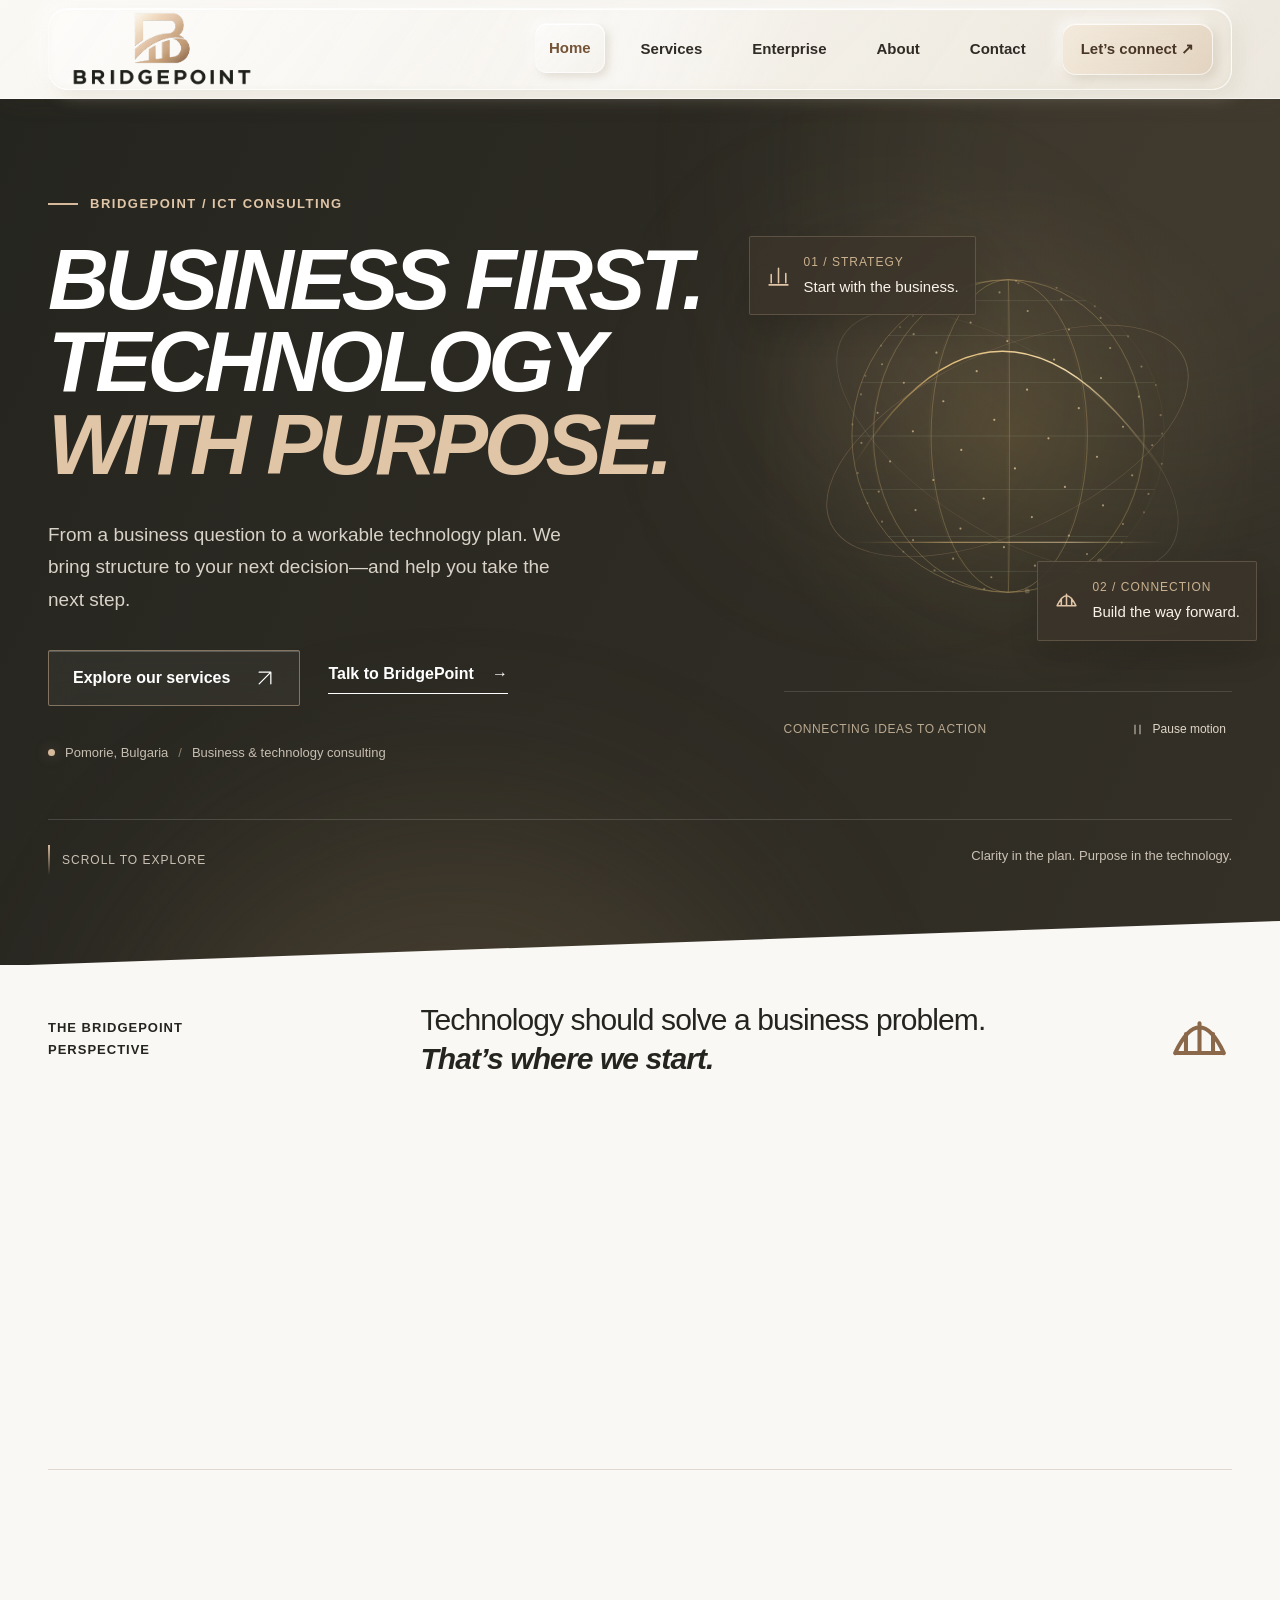
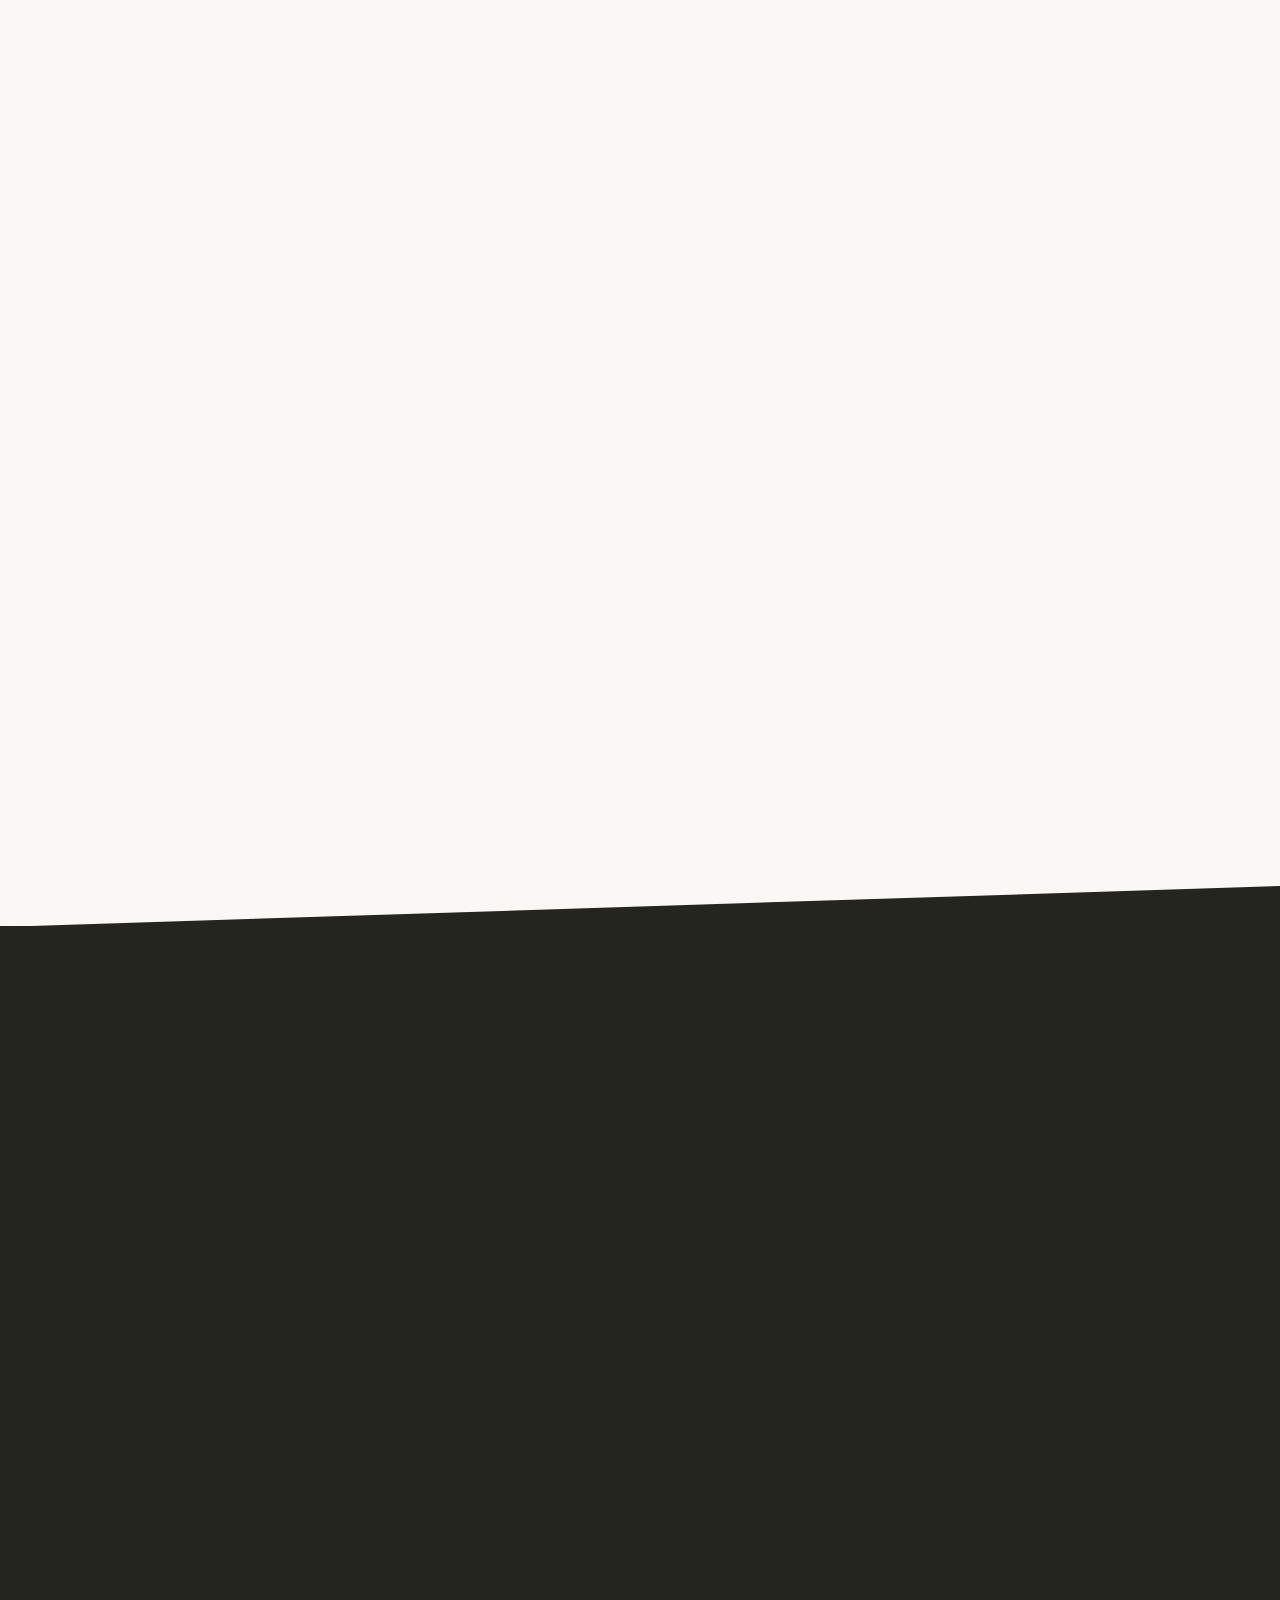
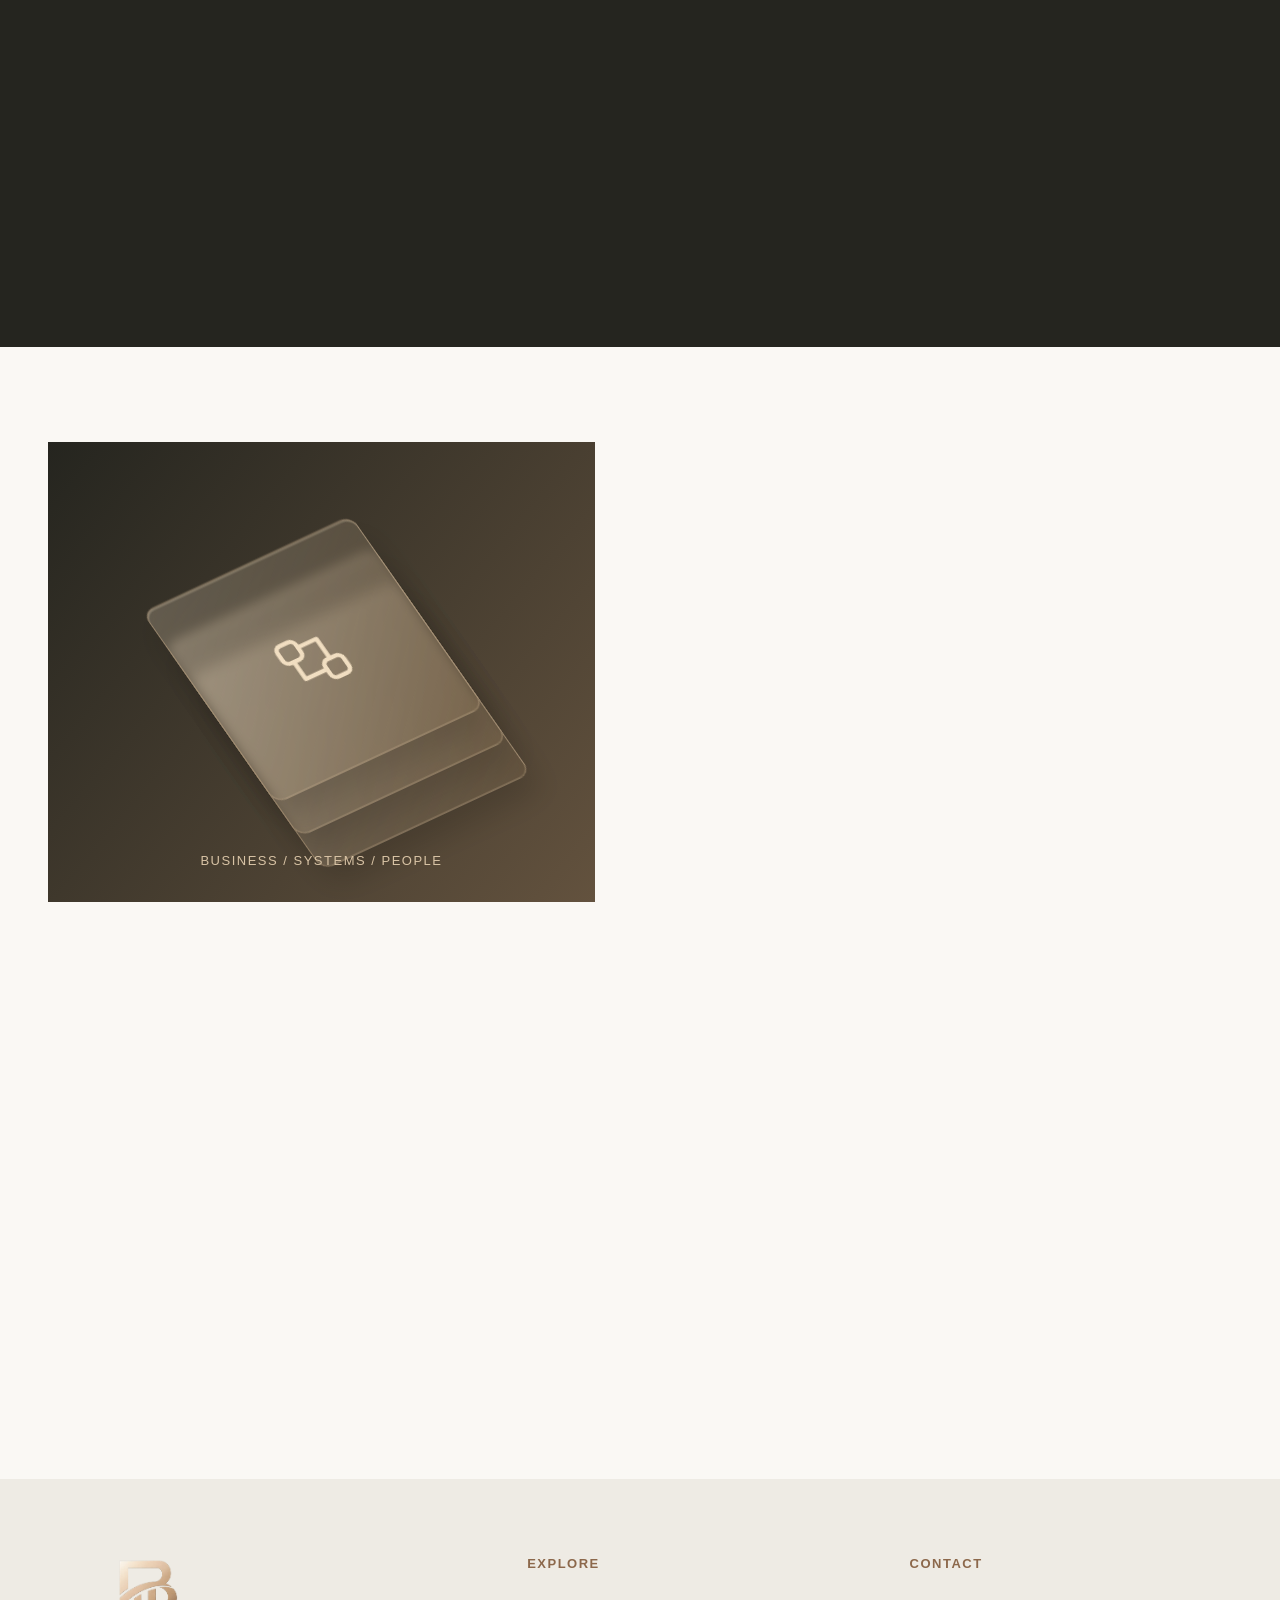
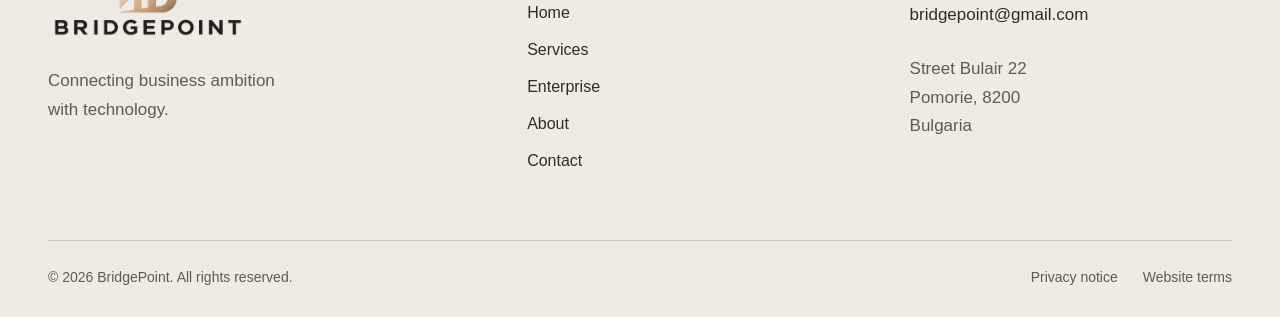
<file: index.html>
<!doctype html><html lang="en"><head><meta charset="UTF-8"><meta name="viewport" content="width=device-width, initial-scale=1"><title>ICT Consulting & Business Technology | BridgePoint</title><meta name="description" content="BridgePoint ICT consulting: business technology strategy, solution architecture, cloud planning, and enterprise communications. Pomorie, Bulgaria."><link rel="canonical" href="https://www.bridgepoints.io/"><meta name="referrer" content="strict-origin-when-cross-origin"><meta http-equiv="Content-Security-Policy" content="default-src 'self'; script-src 'self'; style-src 'self'; img-src 'self' data:; font-src 'self'; connect-src 'none'; object-src 'none'; base-uri 'self'; form-action mailto:; frame-src 'none'"><meta name="theme-color" content="#181916"><meta property="og:title" content="ICT Consulting & Business Technology | BridgePoint"><meta property="og:description" content="Connecting business ambition with technology. ICT consulting based in Pomorie, Bulgaria."><meta property="og:type" content="website"><link rel="icon" href="assets/favicon.svg" type="image/svg+xml"><link rel="stylesheet" href="assets/site.css?v=6"><script src="assets/site.js?v=6" defer></script></head><body><div class="reading-progress" aria-hidden="true"></div><a class="skip-link" href="#main">Skip to content</a><header class="header"><div class="wrap nav-wrap"><a class="brand" href="index.html" aria-label="BridgePoint home"><img src="assets/bridgepoint-logo-transparent.webp" width="946" height="415" alt="BridgePoint"></a><button class="menu-button" type="button" aria-expanded="false" aria-controls="primary-nav">Menu <span aria-hidden="true">☰</span></button><nav id="primary-nav" aria-label="Main navigation"><a href="index.html" aria-current="page">Home</a><a href="services.html" >Services</a><a href="enterprise.html" >Enterprise</a><a href="about.html" >About</a><a href="contact.html" >Contact</a><a class="nav-cta liquid-button" href="contact.html">Let’s connect ↗</a></nav></div></header><main id="main"><section class="hero cinematic-hero"><div class="hero-atmosphere" aria-hidden="true"><i></i><i></i><i></i></div><div class="wrap hero-grid"><div class="hero-copy"><p class="eyebrow"><span class="eyebrow-line"></span> BRIDGEPOINT / ICT CONSULTING</p><h1>Business first.<br>Technology<br><em>with purpose.</em></h1><p class="lead">From a business question to a workable technology plan. We bring structure to your next decision—and help you take the next step.</p><div class="actions"><a class="button liquid-button" href="services.html">Explore our services <svg class="icon icon-arrow" viewBox="0 0 24 24" aria-hidden="true" fill="none" stroke="currentColor" stroke-width="1.5" stroke-linecap="round" stroke-linejoin="round"><path d="M5 19 19 5M5 5h14v14"/></svg></a><a class="text-link" href="contact.html">Talk to BridgePoint <span aria-hidden="true">→</span></a></div><div class="hero-note"><span class="dot"></span> Pomorie, Bulgaria <span class="note-divider">/</span> Business & technology consulting</div></div><div class="hero-visual"><div class="orbital-stage"><canvas id="connection-globe" width="740" height="660" aria-hidden="true"></canvas><div class="orbital-ring orbital-ring-one" aria-hidden="true"></div><div class="orbital-ring orbital-ring-two" aria-hidden="true"></div><div class="floating-chip chip-strategy"><svg class="icon icon-strategy" viewBox="0 0 24 24" aria-hidden="true" fill="none" stroke="currentColor" stroke-width="1.5" stroke-linecap="round" stroke-linejoin="round"><path d="M5 19V11M12 19V5M19 19v-9M3 21h18"/></svg><div><span>01 / STRATEGY</span>Start with the business.</div></div><div class="floating-chip chip-delivery"><svg class="icon icon-bridge" viewBox="0 0 24 24" aria-hidden="true" fill="none" stroke="currentColor" stroke-width="1.5" stroke-linecap="round" stroke-linejoin="round"><path d="M3 17q9-19 18 0M3 17h18M7 17V10M12 17V6M17 17v-7"/></svg><div><span>02 / CONNECTION</span>Build the way forward.</div></div></div><div class="visual-caption"><span>CONNECTING IDEAS TO ACTION</span><button class="motion-toggle" type="button" aria-pressed="false" aria-label="Pause motion effects"><svg class="icon icon-pause" viewBox="0 0 24 24" aria-hidden="true" fill="none" stroke="currentColor" stroke-width="1.5" stroke-linecap="round" stroke-linejoin="round"><path d="M8 5v14M16 5v14"/></svg><span>Pause motion</span></button></div></div></div><div class="wrap hero-bottom"><a href="#what-we-do" class="scroll-cue"><span class="scroll-line" aria-hidden="true"></span> SCROLL TO EXPLORE</a><span>Clarity in the plan. Purpose in the technology.</span></div></section><section class="intro-band"><div class="wrap intro-band-inner"><span>THE BRIDGEPOINT PERSPECTIVE</span><p>Technology should solve a business problem.<br><strong>That’s where we start.</strong></p><svg class="icon icon-bridge" viewBox="0 0 24 24" aria-hidden="true" fill="none" stroke="currentColor" stroke-width="1.5" stroke-linecap="round" stroke-linejoin="round"><path d="M3 17q9-19 18 0M3 17h18M7 17V10M12 17V6M17 17v-7"/></svg></div></section><section class="section wrap" id="what-we-do"><div class="section-heading" data-reveal><div><p class="eyebrow">01 / WHAT WE DO</p><h2>Four areas.<br>One business perspective.</h2></div><p>Define the priorities. Understand the options. Choose a practical direction.</p></div><div class="card-grid"><article class="service-card" data-reveal><div class="card-top"><span class="number">01 /</span><span class="neo-icon"><svg class="icon icon-strategy" viewBox="0 0 24 24" aria-hidden="true" fill="none" stroke="currentColor" stroke-width="1.5" stroke-linecap="round" stroke-linejoin="round"><path d="M5 19V11M12 19V5M19 19v-9M3 21h18"/></svg></span></div><h3>Business & ICT strategy</h3><p>Which technology decisions will make a difference? Start with the business case, costs, and a roadmap.</p><div class="service-keywords">Business cases · ICT governance · Roadmaps</div><a href="services.html#service-01">Discover the approach <svg class="icon icon-arrow" viewBox="0 0 24 24" aria-hidden="true" fill="none" stroke="currentColor" stroke-width="1.5" stroke-linecap="round" stroke-linejoin="round"><path d="M5 19 19 5M5 5h14v14"/></svg></a></article><article class="service-card" data-reveal><div class="card-top"><span class="number">02 /</span><span class="neo-icon"><svg class="icon icon-architecture" viewBox="0 0 24 24" aria-hidden="true" fill="none" stroke="currentColor" stroke-width="1.5" stroke-linecap="round" stroke-linejoin="round"><rect x="3" y="3" width="7" height="7" rx="2"/><rect x="14" y="14" width="7" height="7" rx="2"/><path d="M10 6h7v8M6 10v7h8"/></svg></span></div><h3>Solution architecture</h3><p>Make your systems work together. Define requirements, integration points, and a delivery approach.</p><div class="service-keywords">Requirements · Integration · Delivery planning</div><a href="services.html#service-02">Discover the approach <svg class="icon icon-arrow" viewBox="0 0 24 24" aria-hidden="true" fill="none" stroke="currentColor" stroke-width="1.5" stroke-linecap="round" stroke-linejoin="round"><path d="M5 19 19 5M5 5h14v14"/></svg></a></article><article class="service-card" data-reveal><div class="card-top"><span class="number">03 /</span><span class="neo-icon"><svg class="icon icon-cloud" viewBox="0 0 24 24" aria-hidden="true" fill="none" stroke="currentColor" stroke-width="1.5" stroke-linecap="round" stroke-linejoin="round"><path d="M7 18a5 5 0 1 1 .2-10A6 6 0 0 1 19 11a3.5 3.5 0 0 1-1 7H7Z"/><path d="m9 14 3-3 3 3M12 11v9"/></svg></span></div><h3>Cloud consulting</h3><p>Know what to move, when to move it, and what it will cost. Build a cloud plan that fits your operations.</p><div class="service-keywords">Readiness · Migration · Cost review</div><a href="services.html#service-03">Discover the approach <svg class="icon icon-arrow" viewBox="0 0 24 24" aria-hidden="true" fill="none" stroke="currentColor" stroke-width="1.5" stroke-linecap="round" stroke-linejoin="round"><path d="M5 19 19 5M5 5h14v14"/></svg></a></article><article class="service-card" data-reveal><div class="card-top"><span class="number">04 /</span><span class="neo-icon"><svg class="icon icon-network" viewBox="0 0 24 24" aria-hidden="true" fill="none" stroke="currentColor" stroke-width="1.5" stroke-linecap="round" stroke-linejoin="round"><circle cx="12" cy="5" r="3"/><circle cx="5" cy="19" r="3"/><circle cx="19" cy="19" r="3"/><path d="M12 8v5M5 16v-3h14v3"/></svg></span></div><h3>Networks & communications</h3><p>Help people and systems connect. Plan enterprise networks and clearer communication across teams.</p><div class="service-keywords">Networks · Collaboration · Supplier review</div><a href="services.html#service-04">Discover the approach <svg class="icon icon-arrow" viewBox="0 0 24 24" aria-hidden="true" fill="none" stroke="currentColor" stroke-width="1.5" stroke-linecap="round" stroke-linejoin="round"><path d="M5 19 19 5M5 5h14v14"/></svg></a></article></div></section><section class="story-section"><div class="wrap story-grid"><div class="story-heading" data-reveal><p class="eyebrow">02 / HOW WE WORK</p><h2>A good plan<br>begins with<br><em>a better question.</em></h2><p>Before discussing a platform or a solution, we discuss what your business needs to change.</p><a class="button liquid-button light" href="about.html">Our perspective <svg class="icon icon-arrow" viewBox="0 0 24 24" aria-hidden="true" fill="none" stroke="currentColor" stroke-width="1.5" stroke-linecap="round" stroke-linejoin="round"><path d="M5 19 19 5M5 5h14v14"/></svg></a></div><div class="story-steps"><article data-reveal><span>01</span><div><p class="step-label">DISCOVER</p><h3>What needs to work better?</h3><p>We review your objectives, current systems, and operational constraints. The starting point is your business, not a technology shortlist.</p></div></article><article data-reveal><span>02</span><div><p class="step-label">DEFINE</p><h3>What is the right next step?</h3><p>We weigh the options and shape a roadmap. Scope, priorities, and responsibilities are agreed before the work begins.</p></div></article><article data-reveal><span>03</span><div><p class="step-label">MOVE FORWARD</p><h3>How do we get there?</h3><p>We coordinate the agreed work, review progress, and keep the delivery plan connected to the outcome you want.</p></div></article></div></div></section><section class="enterprise-story section wrap"><div class="enterprise-art" aria-hidden="true"><div class="glass-architecture"><span class="architecture-layer layer-one"></span><span class="architecture-layer layer-two"></span><span class="architecture-layer layer-three"></span><span class="architecture-node"><svg class="icon icon-architecture" viewBox="0 0 24 24" aria-hidden="true" fill="none" stroke="currentColor" stroke-width="1.5" stroke-linecap="round" stroke-linejoin="round"><rect x="3" y="3" width="7" height="7" rx="2"/><rect x="14" y="14" width="7" height="7" rx="2"/><path d="M10 6h7v8M6 10v7h8"/></svg></span></div><span class="art-caption">BUSINESS / SYSTEMS / PEOPLE</span></div><div data-reveal><p class="eyebrow">03 / ENTERPRISE</p><h2>Keep the whole<br>organisation in view.</h2><p class="lead small">Technology decisions rarely sit in one department. We help bring business stakeholders, technical teams, and suppliers around the same plan.</p><a class="text-link" href="enterprise.html">Explore enterprise consulting <svg class="icon icon-arrow" viewBox="0 0 24 24" aria-hidden="true" fill="none" stroke="currentColor" stroke-width="1.5" stroke-linecap="round" stroke-linejoin="round"><path d="M5 19 19 5M5 5h14v14"/></svg></a></div></section><section class="cta wrap" data-reveal><div class="cta-orbit" aria-hidden="true"></div><div><p class="eyebrow">YOUR NEXT STEP</p><h2>Tell us what<br>you’re working on.</h2><p>A business question. A systems challenge. A project that needs a clearer direction.</p></div><a class="button liquid-button light" href="contact.html">Start a conversation <svg class="icon icon-arrow" viewBox="0 0 24 24" aria-hidden="true" fill="none" stroke="currentColor" stroke-width="1.5" stroke-linecap="round" stroke-linejoin="round"><path d="M5 19 19 5M5 5h14v14"/></svg></a></section></main><footer><div class="wrap footer-grid"><div><a class="brand footer-brand" href="index.html"><img src="assets/bridgepoint-logo-transparent.webp" alt="BridgePoint" width="946" height="415"></a><p>Connecting business ambition<br>with technology.</p></div><div><p class="eyebrow">EXPLORE</p><a href="index.html" aria-current="page">Home</a><a href="services.html" >Services</a><a href="enterprise.html" >Enterprise</a><a href="about.html" >About</a><a href="contact.html" >Contact</a></div><div><p class="eyebrow">CONTACT</p><a href="mailto:bridgepoint@gmail.com">bridgepoint@gmail.com</a><address>Street Bulair 22<br>Pomorie, 8200<br>Bulgaria</address></div></div><div class="wrap footer-bottom"><span>© 2026 BridgePoint. All rights reserved.</span><div><a href="privacy.html">Privacy notice</a><a href="terms.html">Website terms</a></div></div></footer></body></html>
</file>
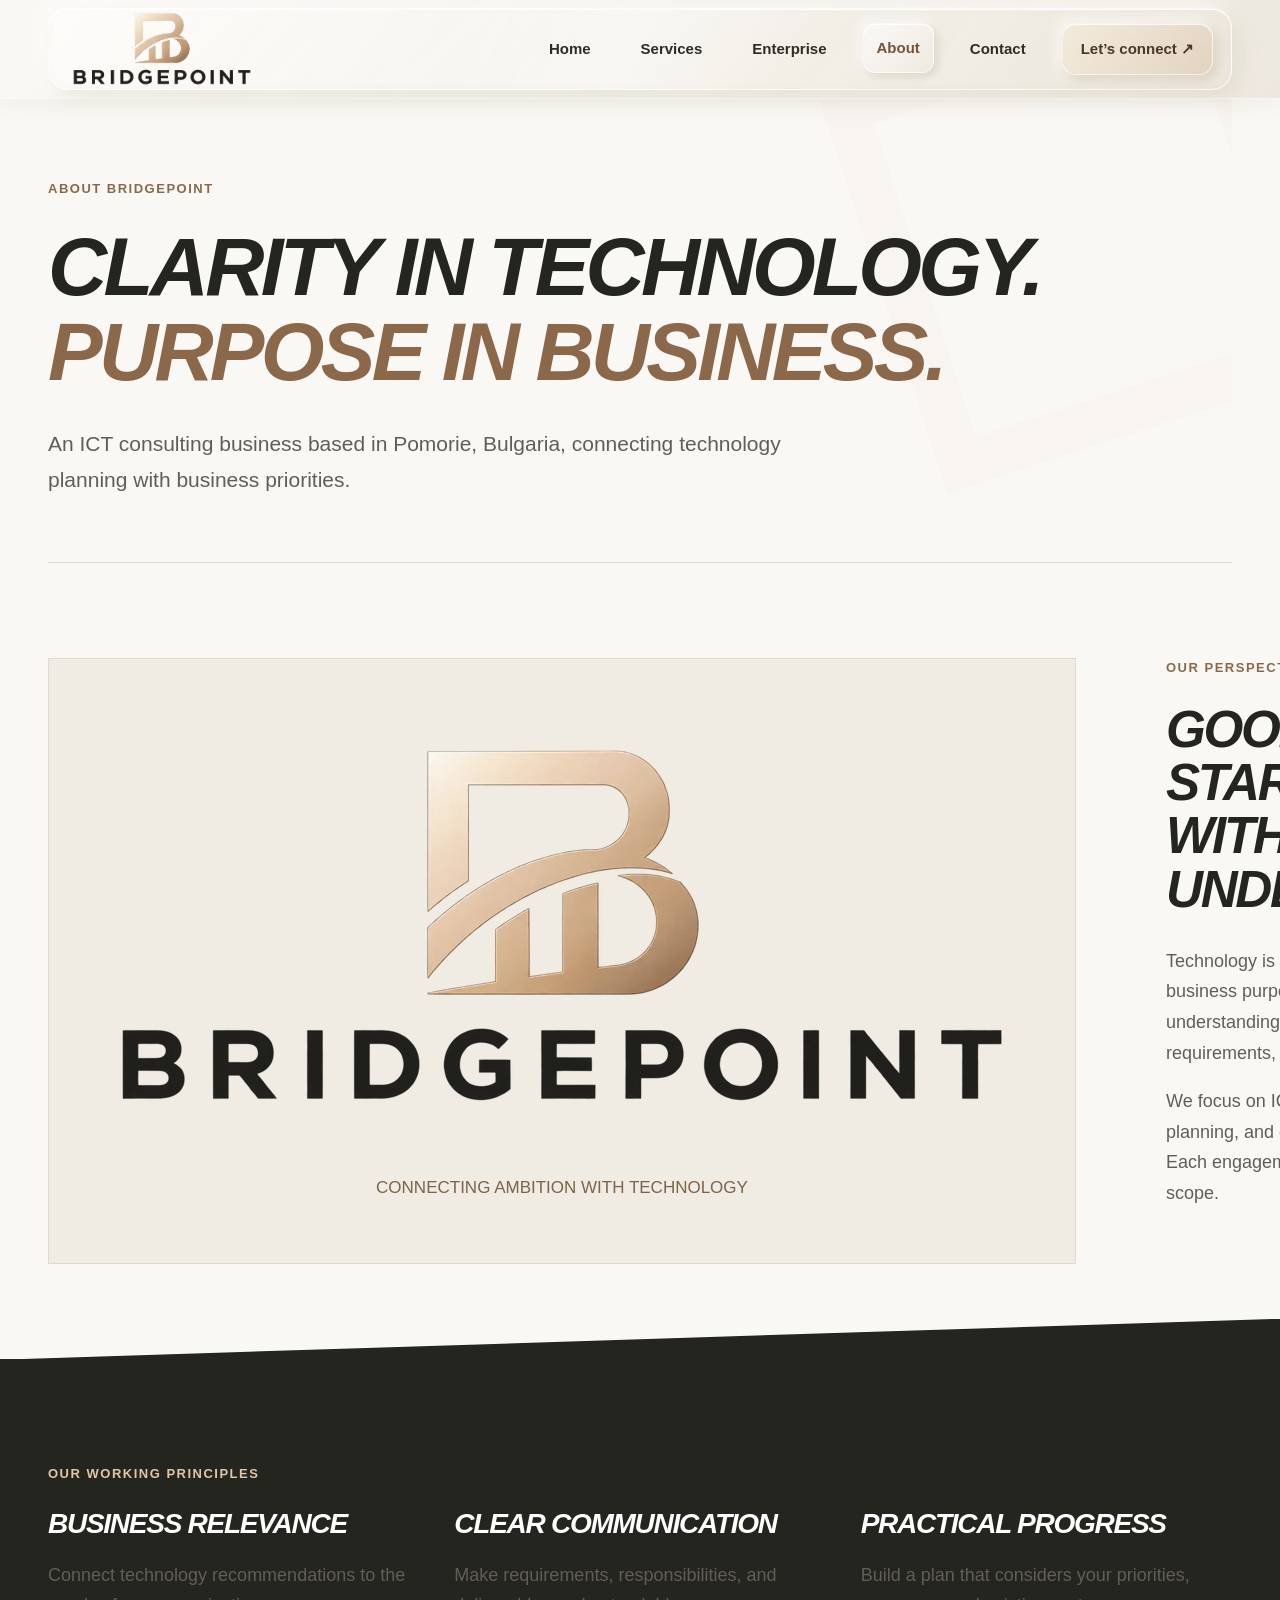
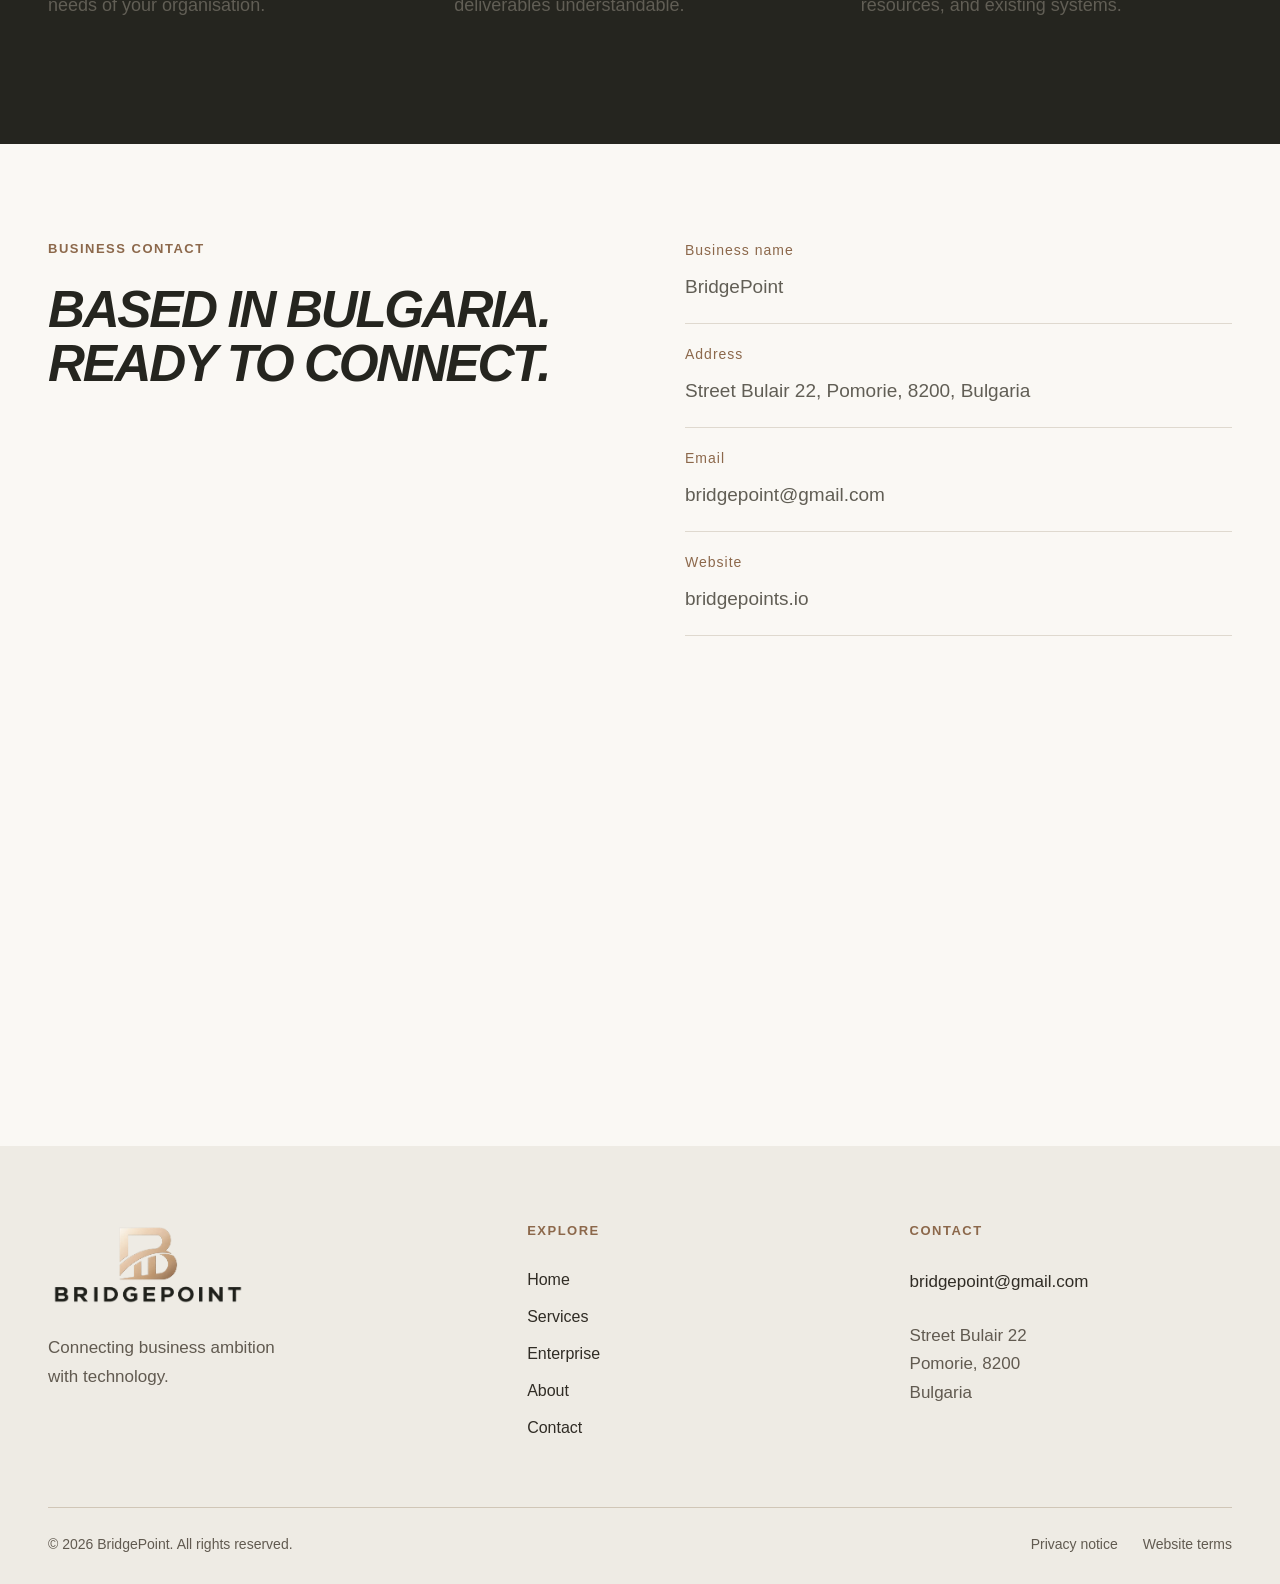
<file: about.html>
<!doctype html><html lang="en"><head><meta charset="UTF-8"><meta name="viewport" content="width=device-width, initial-scale=1"><title>About BridgePoint | BridgePoint</title><meta name="description" content="BridgePoint ICT consulting: business technology strategy, solution architecture, cloud planning, and enterprise communications. Pomorie, Bulgaria."><link rel="canonical" href="https://www.bridgepoints.io/about.html"><meta name="referrer" content="strict-origin-when-cross-origin"><meta http-equiv="Content-Security-Policy" content="default-src 'self'; script-src 'self'; style-src 'self'; img-src 'self' data:; font-src 'self'; connect-src 'none'; object-src 'none'; base-uri 'self'; form-action mailto:; frame-src 'none'"><meta name="theme-color" content="#181916"><meta property="og:title" content="About BridgePoint | BridgePoint"><meta property="og:description" content="Connecting business ambition with technology. ICT consulting based in Pomorie, Bulgaria."><meta property="og:type" content="website"><link rel="icon" href="assets/favicon.svg" type="image/svg+xml"><link rel="stylesheet" href="assets/site.css?v=6"><script src="assets/site.js?v=6" defer></script></head><body><div class="reading-progress" aria-hidden="true"></div><a class="skip-link" href="#main">Skip to content</a><header class="header"><div class="wrap nav-wrap"><a class="brand" href="index.html" aria-label="BridgePoint home"><img src="assets/bridgepoint-logo-transparent.webp" width="946" height="415" alt="BridgePoint"></a><button class="menu-button" type="button" aria-expanded="false" aria-controls="primary-nav">Menu <span aria-hidden="true">☰</span></button><nav id="primary-nav" aria-label="Main navigation"><a href="index.html" >Home</a><a href="services.html" >Services</a><a href="enterprise.html" >Enterprise</a><a href="about.html" aria-current="page">About</a><a href="contact.html" >Contact</a><a class="nav-cta liquid-button" href="contact.html">Let’s connect ↗</a></nav></div></header><main id="main"><section class="page-hero wrap" data-reveal><p class="eyebrow">ABOUT BRIDGEPOINT</p><h1>Clarity in technology.<br><em>Purpose in business.</em></h1><p class="lead">An ICT consulting business based in Pomorie, Bulgaria, connecting technology planning with business priorities.</p></section><section class="section wrap split"><div class="brand-panel"><img src="assets/bridgepoint-logo-transparent.webp" alt="BridgePoint" width="946" height="415"><p>CONNECTING AMBITION WITH TECHNOLOGY</p></div><div><p class="eyebrow">OUR PERSPECTIVE</p><h2>Good advice starts<br>with understanding.</h2><p>Technology is most useful when it serves a clear business purpose. Our approach starts with understanding your objectives, reviewing your requirements, and defining a practical next step.</p><p>We focus on ICT strategy, solution architecture, cloud planning, and enterprise communications advice. Each engagement is shaped around an agreed scope.</p></div></section><section class="approach"><div class="wrap"><p class="eyebrow">OUR WORKING PRINCIPLES</p><div class="three-grid"><article><h3>Business relevance</h3><p>Connect technology recommendations to the needs of your organisation.</p></article><article><h3>Clear communication</h3><p>Make requirements, responsibilities, and deliverables understandable.</p></article><article><h3>Practical progress</h3><p>Build a plan that considers your priorities, resources, and existing systems.</p></article></div></div></section><section class="section wrap split"><div><p class="eyebrow">BUSINESS CONTACT</p><h2>Based in Bulgaria.<br>Ready to connect.</h2></div><div class="details"><p><span>Business name</span>BridgePoint</p><p><span>Address</span>Street Bulair 22, Pomorie, 8200, Bulgaria</p><p><span>Email</span><a href="mailto:bridgepoint@gmail.com">bridgepoint@gmail.com</a></p><p><span>Website</span>bridgepoints.io</p></div></section><section class="cta wrap" data-reveal><div><p class="eyebrow">LET’S BUILD THE NEXT STEP</p><h2>A clear direction starts<br>with a conversation.</h2></div><a class="button liquid-button light" href="contact.html">Discuss your project <svg class="icon icon-arrow" viewBox="0 0 24 24" aria-hidden="true" fill="none" stroke="currentColor" stroke-width="1.5" stroke-linecap="round" stroke-linejoin="round"><path d="M5 19 19 5M5 5h14v14"/></svg></a></section></main><footer><div class="wrap footer-grid"><div><a class="brand footer-brand" href="index.html"><img src="assets/bridgepoint-logo-transparent.webp" alt="BridgePoint" width="946" height="415"></a><p>Connecting business ambition<br>with technology.</p></div><div><p class="eyebrow">EXPLORE</p><a href="index.html" >Home</a><a href="services.html" >Services</a><a href="enterprise.html" >Enterprise</a><a href="about.html" aria-current="page">About</a><a href="contact.html" >Contact</a></div><div><p class="eyebrow">CONTACT</p><a href="mailto:bridgepoint@gmail.com">bridgepoint@gmail.com</a><address>Street Bulair 22<br>Pomorie, 8200<br>Bulgaria</address></div></div><div class="wrap footer-bottom"><span>© 2026 BridgePoint. All rights reserved.</span><div><a href="privacy.html">Privacy notice</a><a href="terms.html">Website terms</a></div></div></footer></body></html>
</file>
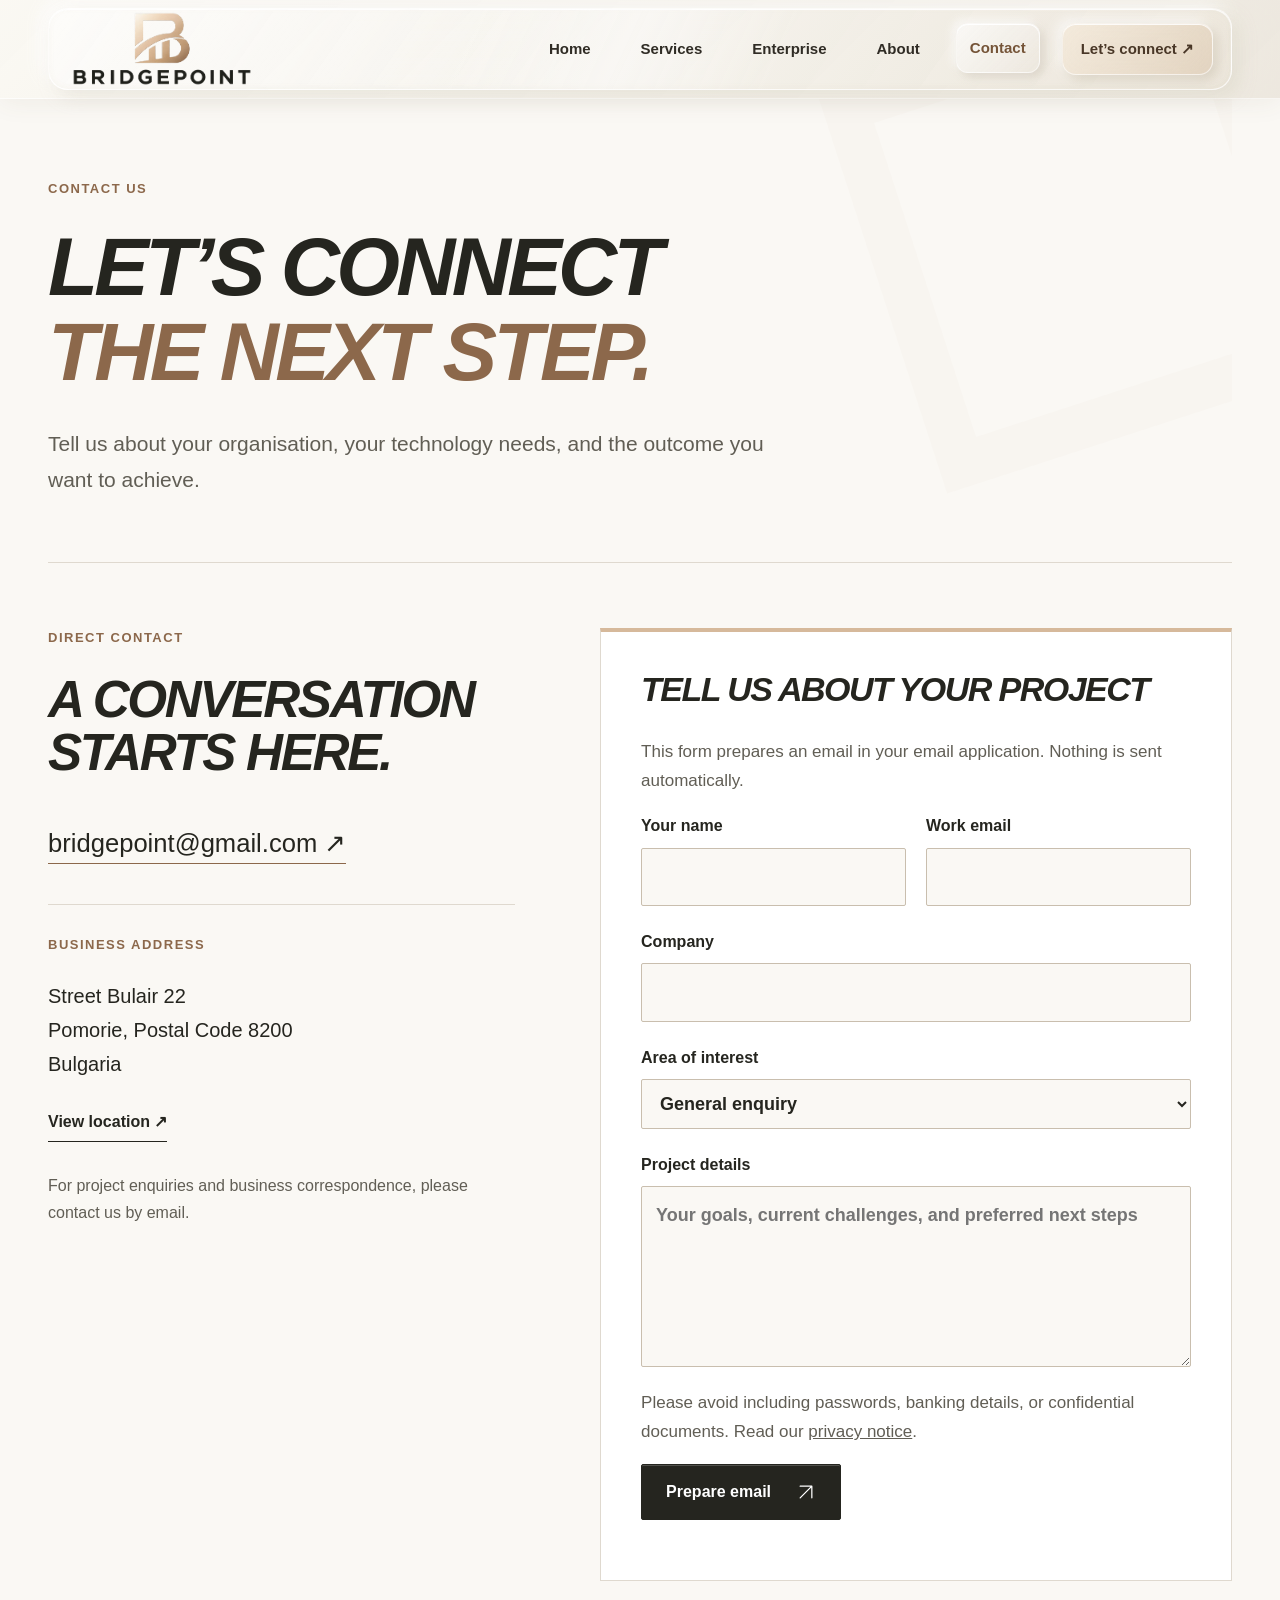
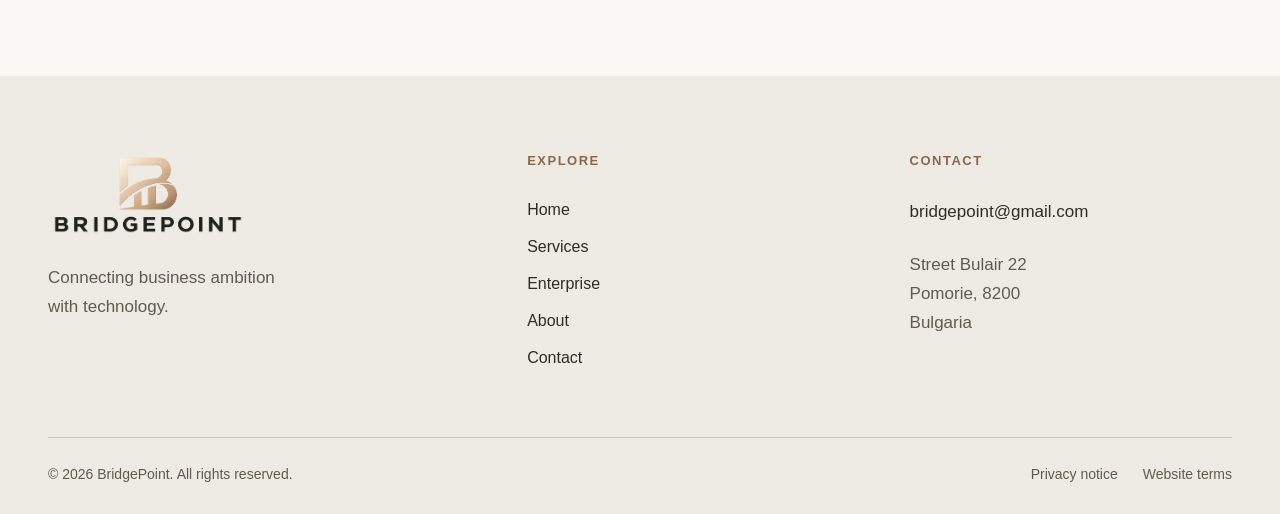
<file: contact.html>
<!doctype html><html lang="en"><head><meta charset="UTF-8"><meta name="viewport" content="width=device-width, initial-scale=1"><title>Contact BridgePoint | BridgePoint</title><meta name="description" content="BridgePoint ICT consulting: business technology strategy, solution architecture, cloud planning, and enterprise communications. Pomorie, Bulgaria."><link rel="canonical" href="https://www.bridgepoints.io/contact.html"><meta name="referrer" content="strict-origin-when-cross-origin"><meta http-equiv="Content-Security-Policy" content="default-src 'self'; script-src 'self'; style-src 'self'; img-src 'self' data:; font-src 'self'; connect-src 'none'; object-src 'none'; base-uri 'self'; form-action mailto:; frame-src 'none'"><meta name="theme-color" content="#181916"><meta property="og:title" content="Contact BridgePoint | BridgePoint"><meta property="og:description" content="Connecting business ambition with technology. ICT consulting based in Pomorie, Bulgaria."><meta property="og:type" content="website"><link rel="icon" href="assets/favicon.svg" type="image/svg+xml"><link rel="stylesheet" href="assets/site.css?v=6"><script src="assets/site.js?v=6" defer></script></head><body><div class="reading-progress" aria-hidden="true"></div><a class="skip-link" href="#main">Skip to content</a><header class="header"><div class="wrap nav-wrap"><a class="brand" href="index.html" aria-label="BridgePoint home"><img src="assets/bridgepoint-logo-transparent.webp" width="946" height="415" alt="BridgePoint"></a><button class="menu-button" type="button" aria-expanded="false" aria-controls="primary-nav">Menu <span aria-hidden="true">☰</span></button><nav id="primary-nav" aria-label="Main navigation"><a href="index.html" >Home</a><a href="services.html" >Services</a><a href="enterprise.html" >Enterprise</a><a href="about.html" >About</a><a href="contact.html" aria-current="page">Contact</a><a class="nav-cta liquid-button" href="contact.html">Let’s connect ↗</a></nav></div></header><main id="main"><section class="page-hero wrap" data-reveal><p class="eyebrow">CONTACT US</p><h1>Let’s connect<br><em>the next step.</em></h1><p class="lead">Tell us about your organisation, your technology needs, and the outcome you want to achieve.</p></section><section class="wrap contact-grid"><div class="contact-info"><p class="eyebrow">DIRECT CONTACT</p><h2>A conversation<br>starts here.</h2><a class="email-link" href="mailto:bridgepoint@gmail.com">bridgepoint@gmail.com ↗</a><div class="address"><span class="eyebrow">BUSINESS ADDRESS</span><address>Street Bulair 22<br>Pomorie, Postal Code 8200<br>Bulgaria</address><a class="text-link" href="https://www.google.com/maps/search/?api=1&amp;query=Bulair+22+Pomorie+8200+Bulgaria" target="_blank" rel="noopener noreferrer">View location ↗</a></div><p class="muted">For project enquiries and business correspondence, please contact us by email.</p></div><form id="contact-form" class="contact-form" data-reveal><h2>Tell us about your project</h2><p>This form prepares an email in your email application. Nothing is sent automatically.</p><div class="form-row"><label>Your name<input name="name" autocomplete="name" maxlength="120" required></label><label>Work email<input name="email" type="email" autocomplete="email" maxlength="200" required></label></div><label>Company<input name="company" autocomplete="organization" maxlength="160"></label><label>Area of interest<select name="topic"><option>General enquiry</option><option>Business & ICT strategy</option><option>Solution architecture</option><option>Cloud consulting</option><option>Networks & communications</option><option>Enterprise consulting</option></select></label><label>Project details<textarea name="message" rows="5" maxlength="4000" required placeholder="Your goals, current challenges, and preferred next steps"></textarea></label><p class="form-note">Please avoid including passwords, banking details, or confidential documents. Read our <a href="privacy.html">privacy notice</a>.</p><button class="button liquid-button" type="submit">Prepare email <svg class="icon icon-arrow" viewBox="0 0 24 24" aria-hidden="true" fill="none" stroke="currentColor" stroke-width="1.5" stroke-linecap="round" stroke-linejoin="round"><path d="M5 19 19 5M5 5h14v14"/></svg></button><p id="form-status" role="status"></p><div id="email-fallback" hidden><p>If your email application did not open, copy the draft below and send it to bridgepoint@gmail.com.</p><textarea id="email-draft" aria-label="Prepared email draft" readonly rows="8"></textarea></div></form></section></main><footer><div class="wrap footer-grid"><div><a class="brand footer-brand" href="index.html"><img src="assets/bridgepoint-logo-transparent.webp" alt="BridgePoint" width="946" height="415"></a><p>Connecting business ambition<br>with technology.</p></div><div><p class="eyebrow">EXPLORE</p><a href="index.html" >Home</a><a href="services.html" >Services</a><a href="enterprise.html" >Enterprise</a><a href="about.html" >About</a><a href="contact.html" aria-current="page">Contact</a></div><div><p class="eyebrow">CONTACT</p><a href="mailto:bridgepoint@gmail.com">bridgepoint@gmail.com</a><address>Street Bulair 22<br>Pomorie, 8200<br>Bulgaria</address></div></div><div class="wrap footer-bottom"><span>© 2026 BridgePoint. All rights reserved.</span><div><a href="privacy.html">Privacy notice</a><a href="terms.html">Website terms</a></div></div></footer></body></html>
</file>
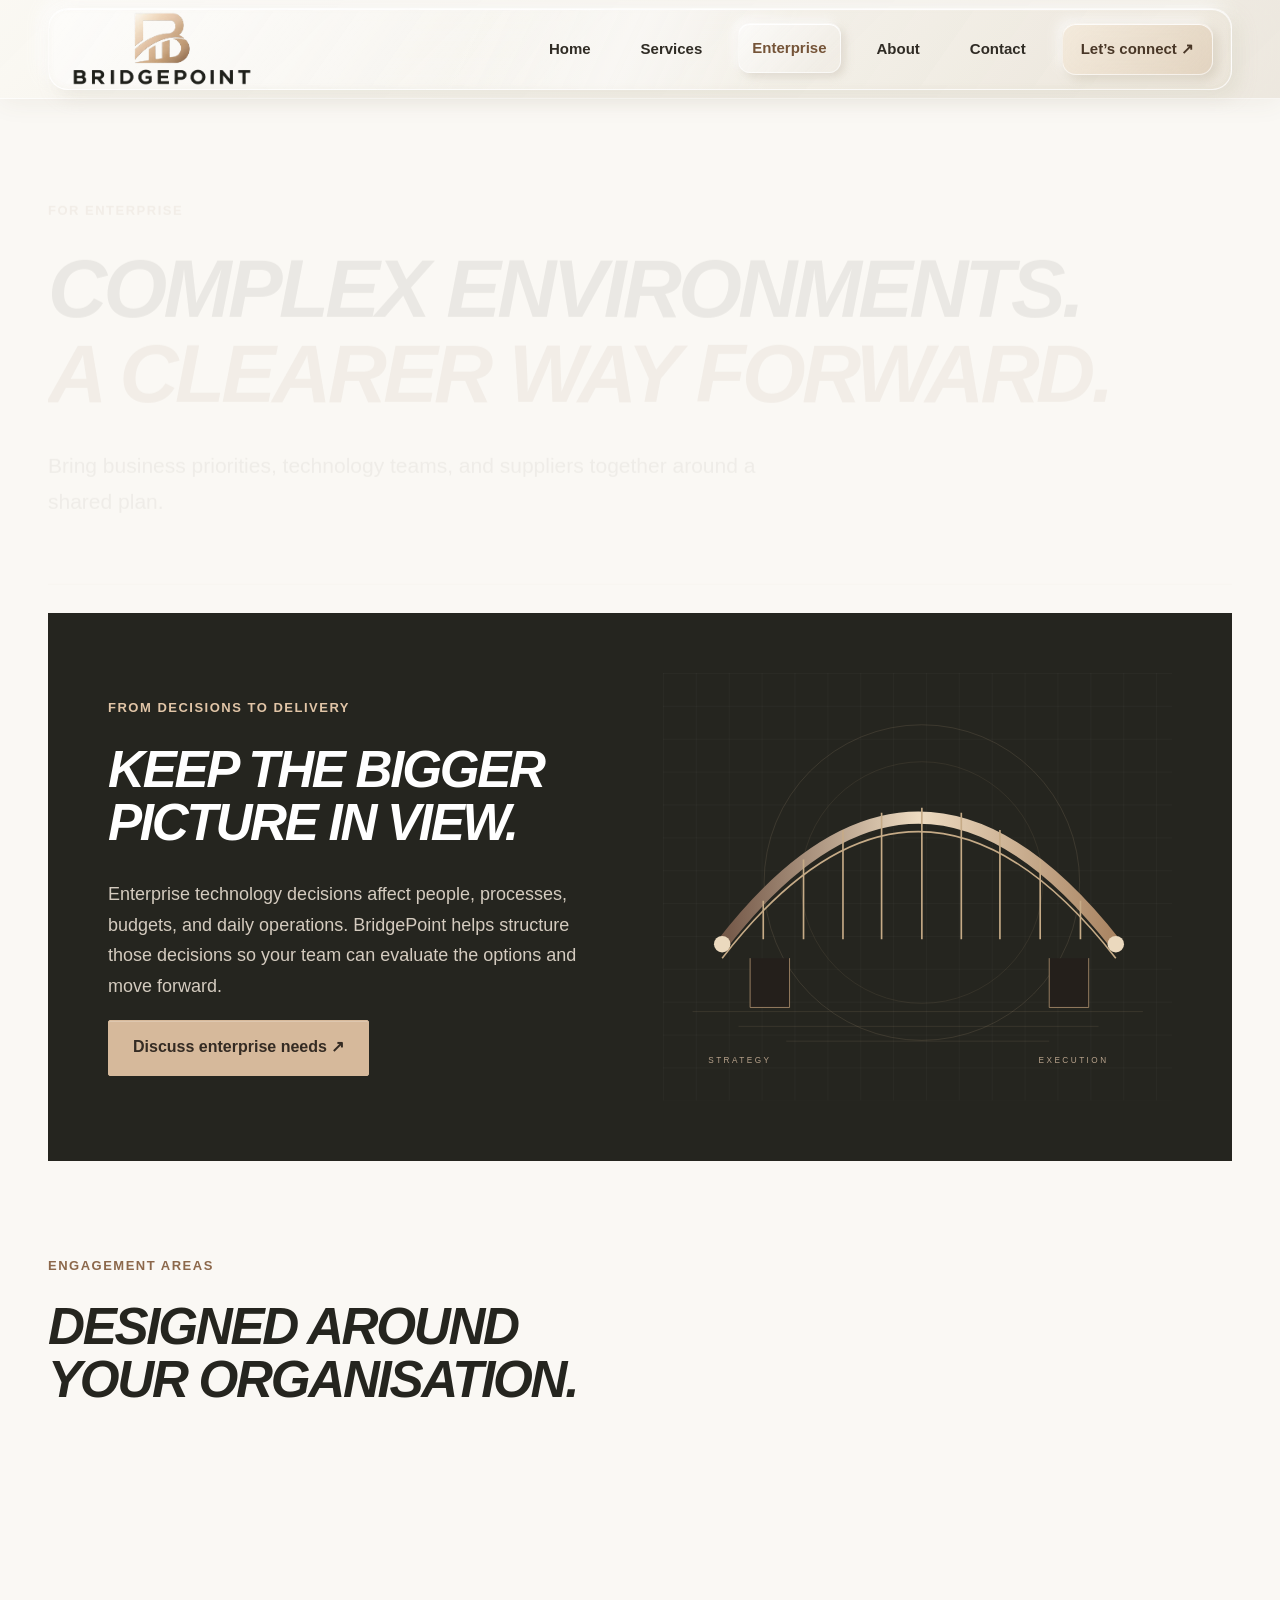
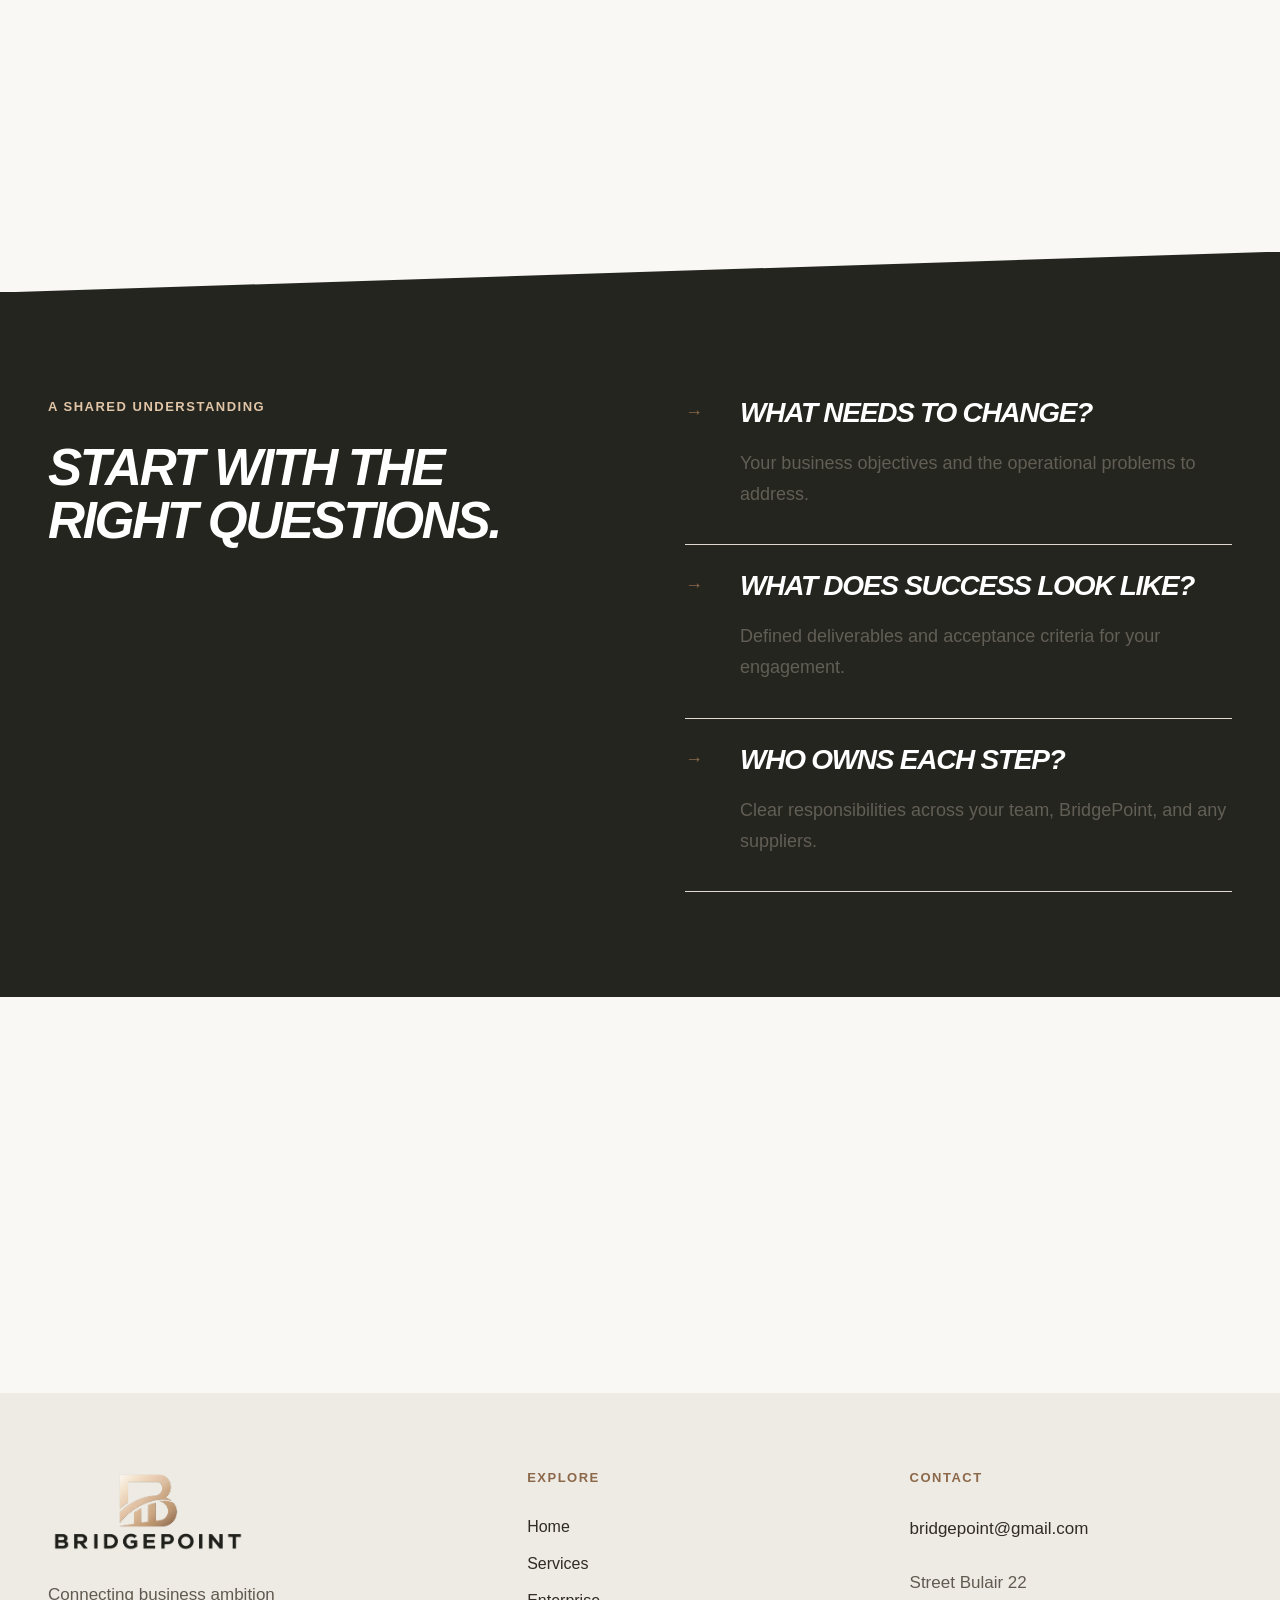
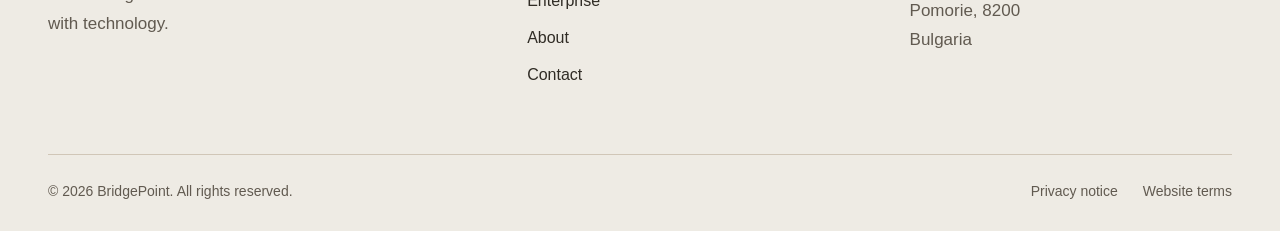
<file: enterprise.html>
<!doctype html><html lang="en"><head><meta charset="UTF-8"><meta name="viewport" content="width=device-width, initial-scale=1"><title>Enterprise Consulting | BridgePoint</title><meta name="description" content="BridgePoint ICT consulting: business technology strategy, solution architecture, cloud planning, and enterprise communications. Pomorie, Bulgaria."><link rel="canonical" href="https://www.bridgepoints.io/enterprise.html"><meta name="referrer" content="strict-origin-when-cross-origin"><meta http-equiv="Content-Security-Policy" content="default-src 'self'; script-src 'self'; style-src 'self'; img-src 'self' data:; font-src 'self'; connect-src 'none'; object-src 'none'; base-uri 'self'; form-action mailto:; frame-src 'none'"><meta name="theme-color" content="#181916"><meta property="og:title" content="Enterprise Consulting | BridgePoint"><meta property="og:description" content="Connecting business ambition with technology. ICT consulting based in Pomorie, Bulgaria."><meta property="og:type" content="website"><link rel="icon" href="assets/favicon.svg" type="image/svg+xml"><link rel="stylesheet" href="assets/site.css?v=6"><script src="assets/site.js?v=6" defer></script></head><body><div class="reading-progress" aria-hidden="true"></div><a class="skip-link" href="#main">Skip to content</a><header class="header"><div class="wrap nav-wrap"><a class="brand" href="index.html" aria-label="BridgePoint home"><img src="assets/bridgepoint-logo-transparent.webp" width="946" height="415" alt="BridgePoint"></a><button class="menu-button" type="button" aria-expanded="false" aria-controls="primary-nav">Menu <span aria-hidden="true">☰</span></button><nav id="primary-nav" aria-label="Main navigation"><a href="index.html" >Home</a><a href="services.html" >Services</a><a href="enterprise.html" aria-current="page">Enterprise</a><a href="about.html" >About</a><a href="contact.html" >Contact</a><a class="nav-cta liquid-button" href="contact.html">Let’s connect ↗</a></nav></div></header><main id="main"><section class="page-hero wrap" data-reveal><p class="eyebrow">FOR ENTERPRISE</p><h1>Complex environments.<br><em>A clearer way forward.</em></h1><p class="lead">Bring business priorities, technology teams, and suppliers together around a shared plan.</p></section><section class="wrap enterprise-panel"><div><p class="eyebrow">FROM DECISIONS TO DELIVERY</p><h2>Keep the bigger<br>picture in view.</h2><p>Enterprise technology decisions affect people, processes, budgets, and daily operations. BridgePoint helps structure those decisions so your team can evaluate the options and move forward.</p><a class="button liquid-button light" href="contact.html?topic=Enterprise%20consulting">Discuss enterprise needs ↗</a></div><svg class="bridge-art" viewBox="0 0 620 520" role="img" aria-label="Architectural illustration of a bridge connecting two points"><defs><linearGradient id="gold" x1="0" x2="1"><stop stop-color="#735747"/><stop offset=".5" stop-color="#eddbc1"/><stop offset="1" stop-color="#a98462"/></linearGradient><pattern id="grid" width="40" height="40" patternUnits="userSpaceOnUse"><path d="M40 0H0V40" fill="none" stroke="#ffffff" stroke-opacity=".055"/></pattern></defs><rect width="620" height="520" fill="url(#grid)"/><circle cx="315" cy="255" r="192" fill="none" stroke="#c6ab87" stroke-opacity=".18"/><circle cx="315" cy="255" r="147" fill="none" stroke="#c6ab87" stroke-opacity=".12"/><path d="M72 330Q310 22 551 330" fill="none" stroke="url(#gold)" stroke-width="15"/><path d="M72 347Q310 39 551 347" fill="none" stroke="#c6ab87" stroke-width="2"/><path d="M73 330H551" stroke="url(#gold)" stroke-width="14"/><g stroke="#c6ab87" stroke-width="2"><path d="M122 277V324M171 227V324M219 191V324M266 170V324M315 164V324M363 170V324M410 191V324M459 227V324M508 277V324"/></g><path d="M106 347V407H154V347M470 347V407H518V347" fill="#241f1b" stroke="#ae906e"/><path d="M36 412H584M92 430H530M150 448H470" stroke="#c6ab87" stroke-opacity=".15"/><circle cx="72" cy="330" r="10" fill="#ebd9be"/><circle cx="551" cy="330" r="10" fill="#ebd9be"/><text x="55" y="475" fill="#b7a28b" font-size="10" letter-spacing="3">STRATEGY</text><text x="457" y="475" fill="#b7a28b" font-size="10" letter-spacing="3">EXECUTION</text></svg></section><section class="section wrap"><div class="section-heading"><div><p class="eyebrow">ENGAGEMENT AREAS</p><h2>Designed around<br>your organisation.</h2></div></div><div class="three-grid"><article class="plain-card" data-reveal><span class="number">01 / PLAN</span><h3>Strategy & assessment</h3><p>Review current capabilities, document business needs, and identify priorities for technology investment.</p></article><article class="plain-card" data-reveal><span class="number">02 / ALIGN</span><h3>Architecture & coordination</h3><p>Define a solution direction and coordinate technical discussions between stakeholders and suppliers.</p></article><article class="plain-card" data-reveal><span class="number">03 / DELIVER</span><h3>Programme guidance</h3><p>Structure milestones, ownership, dependencies, and progress reviews for the agreed project.</p></article></div></section><section class="approach"><div class="wrap split"><div><p class="eyebrow">A SHARED UNDERSTANDING</p><h2>Start with the<br>right questions.</h2></div><div class="steps"><article><span>→</span><div><h3>What needs to change?</h3><p>Your business objectives and the operational problems to address.</p></div></article><article><span>→</span><div><h3>What does success look like?</h3><p>Defined deliverables and acceptance criteria for your engagement.</p></div></article><article><span>→</span><div><h3>Who owns each step?</h3><p>Clear responsibilities across your team, BridgePoint, and any suppliers.</p></div></article></div></div></section><section class="cta wrap" data-reveal><div><p class="eyebrow">LET’S BUILD THE NEXT STEP</p><h2>A clear direction starts<br>with a conversation.</h2></div><a class="button liquid-button light" href="contact.html">Discuss your project <svg class="icon icon-arrow" viewBox="0 0 24 24" aria-hidden="true" fill="none" stroke="currentColor" stroke-width="1.5" stroke-linecap="round" stroke-linejoin="round"><path d="M5 19 19 5M5 5h14v14"/></svg></a></section></main><footer><div class="wrap footer-grid"><div><a class="brand footer-brand" href="index.html"><img src="assets/bridgepoint-logo-transparent.webp" alt="BridgePoint" width="946" height="415"></a><p>Connecting business ambition<br>with technology.</p></div><div><p class="eyebrow">EXPLORE</p><a href="index.html" >Home</a><a href="services.html" >Services</a><a href="enterprise.html" aria-current="page">Enterprise</a><a href="about.html" >About</a><a href="contact.html" >Contact</a></div><div><p class="eyebrow">CONTACT</p><a href="mailto:bridgepoint@gmail.com">bridgepoint@gmail.com</a><address>Street Bulair 22<br>Pomorie, 8200<br>Bulgaria</address></div></div><div class="wrap footer-bottom"><span>© 2026 BridgePoint. All rights reserved.</span><div><a href="privacy.html">Privacy notice</a><a href="terms.html">Website terms</a></div></div></footer></body></html>
</file>
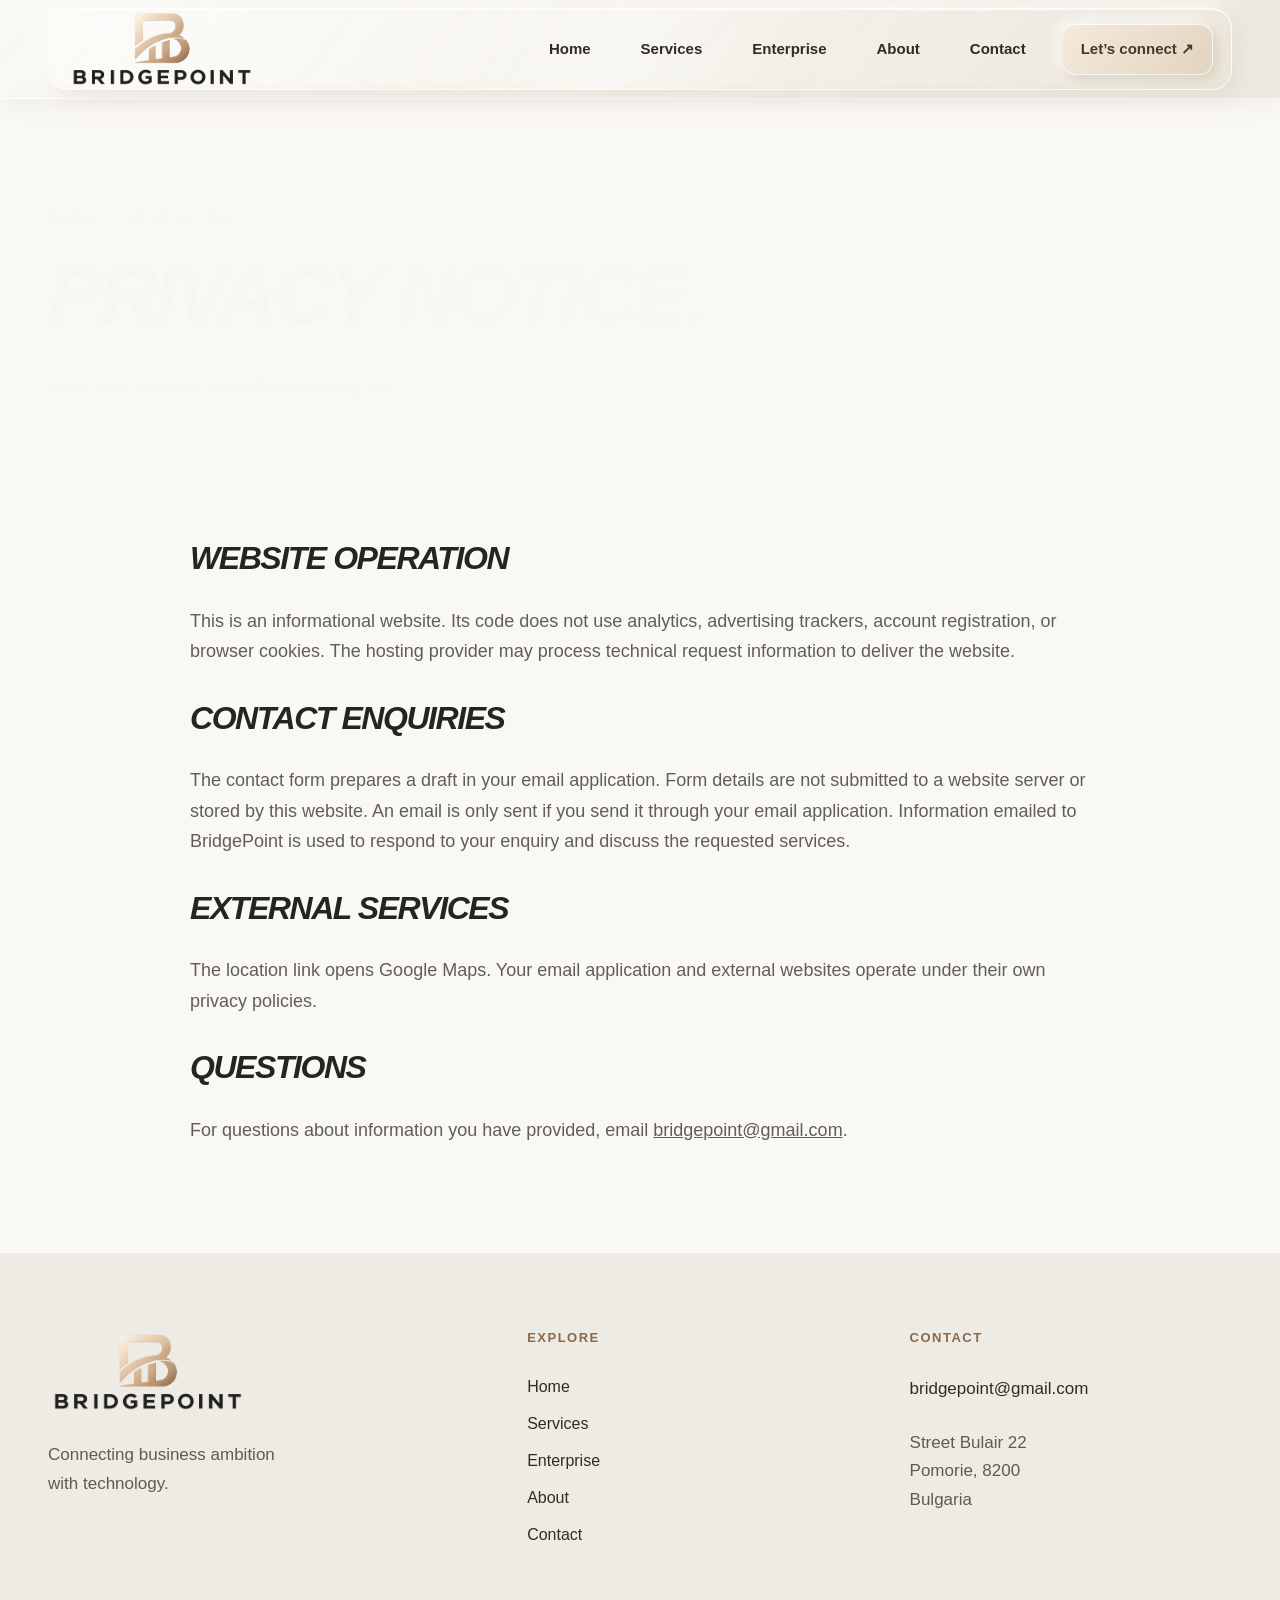
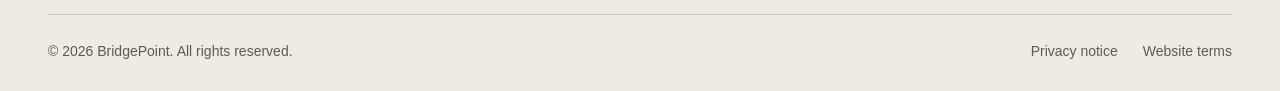
<file: privacy.html>
<!doctype html><html lang="en"><head><meta charset="UTF-8"><meta name="viewport" content="width=device-width, initial-scale=1"><title>Privacy Notice | BridgePoint</title><meta name="description" content="BridgePoint ICT consulting: business technology strategy, solution architecture, cloud planning, and enterprise communications. Pomorie, Bulgaria."><link rel="canonical" href="https://www.bridgepoints.io/privacy.html"><meta name="referrer" content="strict-origin-when-cross-origin"><meta http-equiv="Content-Security-Policy" content="default-src 'self'; script-src 'self'; style-src 'self'; img-src 'self' data:; font-src 'self'; connect-src 'none'; object-src 'none'; base-uri 'self'; form-action mailto:; frame-src 'none'"><meta name="theme-color" content="#181916"><meta property="og:title" content="Privacy Notice | BridgePoint"><meta property="og:description" content="Connecting business ambition with technology. ICT consulting based in Pomorie, Bulgaria."><meta property="og:type" content="website"><link rel="icon" href="assets/favicon.svg" type="image/svg+xml"><link rel="stylesheet" href="assets/site.css?v=6"><script src="assets/site.js?v=6" defer></script></head><body><div class="reading-progress" aria-hidden="true"></div><a class="skip-link" href="#main">Skip to content</a><header class="header"><div class="wrap nav-wrap"><a class="brand" href="index.html" aria-label="BridgePoint home"><img src="assets/bridgepoint-logo-transparent.webp" width="946" height="415" alt="BridgePoint"></a><button class="menu-button" type="button" aria-expanded="false" aria-controls="primary-nav">Menu <span aria-hidden="true">☰</span></button><nav id="primary-nav" aria-label="Main navigation"><a href="index.html" >Home</a><a href="services.html" >Services</a><a href="enterprise.html" >Enterprise</a><a href="about.html" >About</a><a href="contact.html" >Contact</a><a class="nav-cta liquid-button" href="contact.html">Let’s connect ↗</a></nav></div></header><main id="main"><section class="page-hero wrap" data-reveal><p class="eyebrow">WEBSITE INFORMATION</p><h1>Privacy <em>notice.</em></h1><p class="lead">How this website handles information.</p></section><section class="wrap legal"><h2>Website operation</h2><p>This is an informational website. Its code does not use analytics, advertising trackers, account registration, or browser cookies. The hosting provider may process technical request information to deliver the website.</p><h2>Contact enquiries</h2><p>The contact form prepares a draft in your email application. Form details are not submitted to a website server or stored by this website. An email is only sent if you send it through your email application. Information emailed to BridgePoint is used to respond to your enquiry and discuss the requested services.</p><h2>External services</h2><p>The location link opens Google Maps. Your email application and external websites operate under their own privacy policies.</p><h2>Questions</h2><p>For questions about information you have provided, email <a href="mailto:bridgepoint@gmail.com">bridgepoint@gmail.com</a>.</p></section></main><footer><div class="wrap footer-grid"><div><a class="brand footer-brand" href="index.html"><img src="assets/bridgepoint-logo-transparent.webp" alt="BridgePoint" width="946" height="415"></a><p>Connecting business ambition<br>with technology.</p></div><div><p class="eyebrow">EXPLORE</p><a href="index.html" >Home</a><a href="services.html" >Services</a><a href="enterprise.html" >Enterprise</a><a href="about.html" >About</a><a href="contact.html" >Contact</a></div><div><p class="eyebrow">CONTACT</p><a href="mailto:bridgepoint@gmail.com">bridgepoint@gmail.com</a><address>Street Bulair 22<br>Pomorie, 8200<br>Bulgaria</address></div></div><div class="wrap footer-bottom"><span>© 2026 BridgePoint. All rights reserved.</span><div><a href="privacy.html">Privacy notice</a><a href="terms.html">Website terms</a></div></div></footer></body></html>
</file>
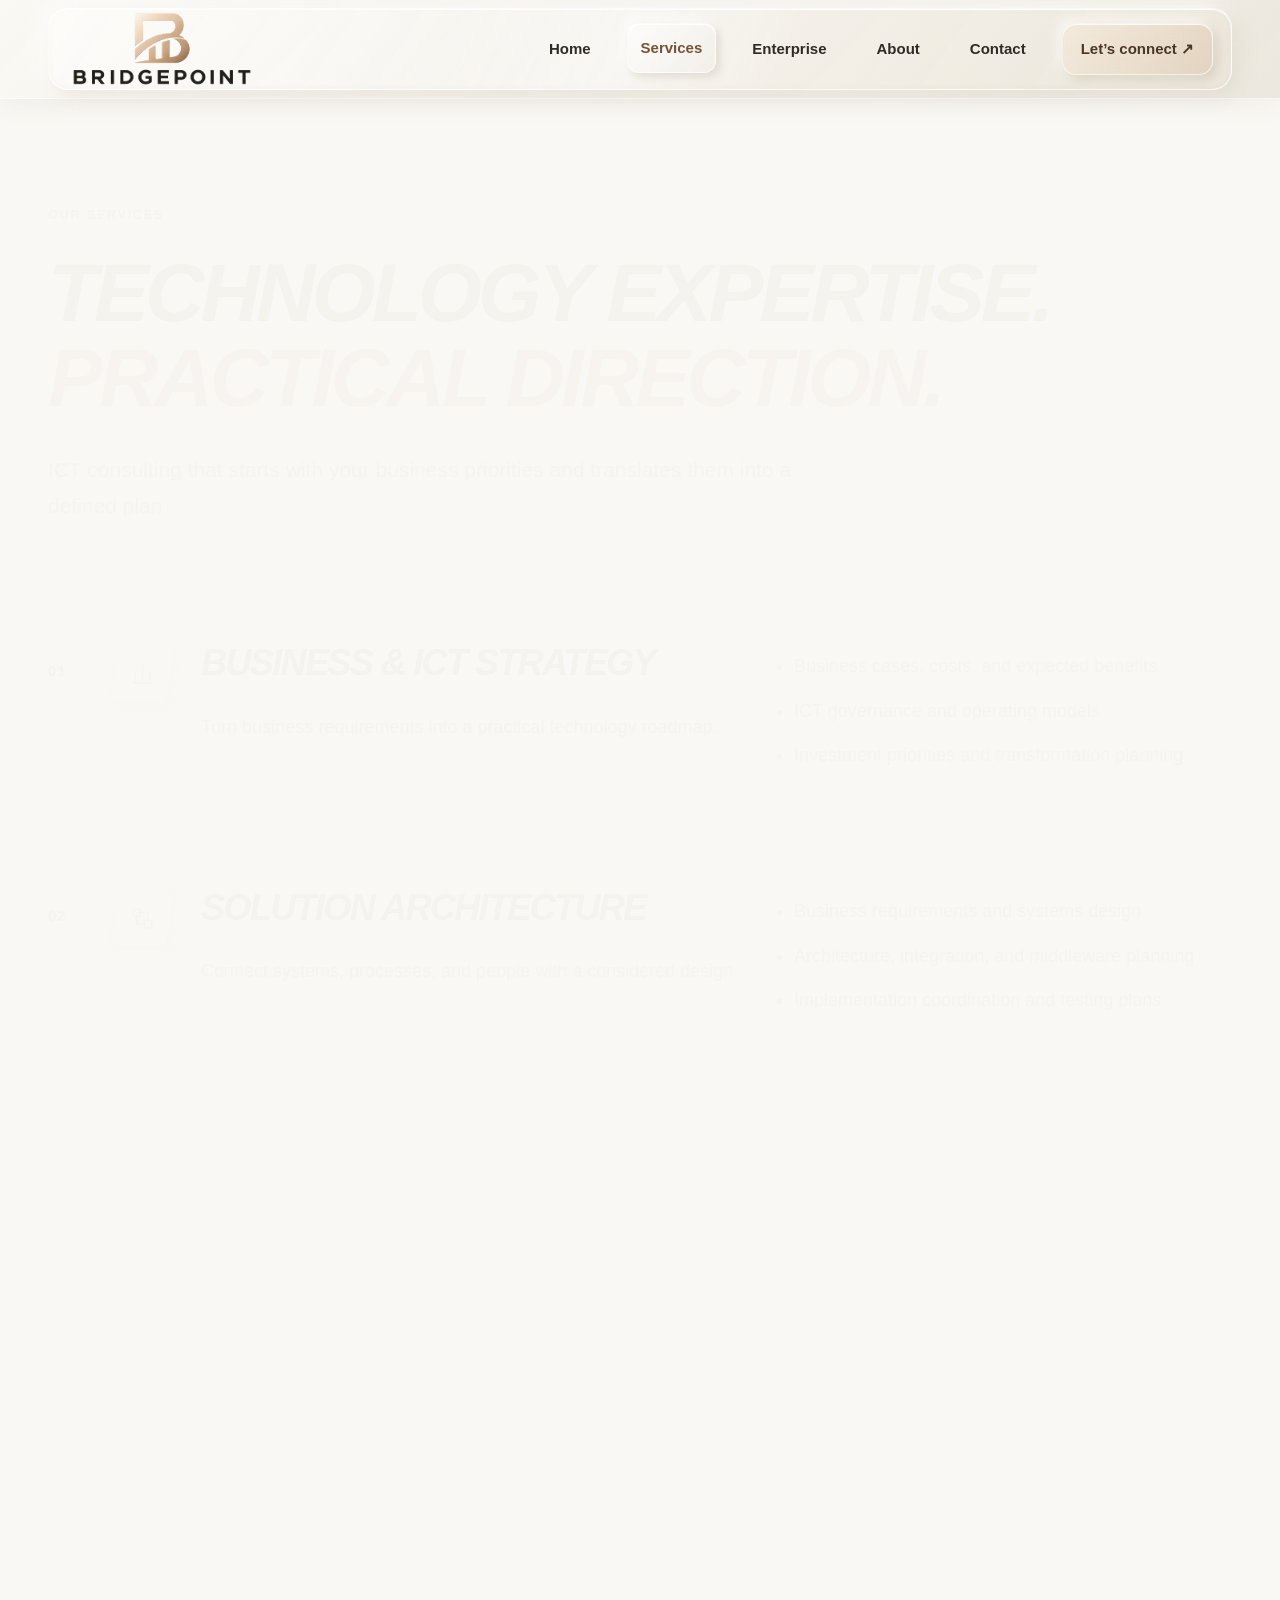
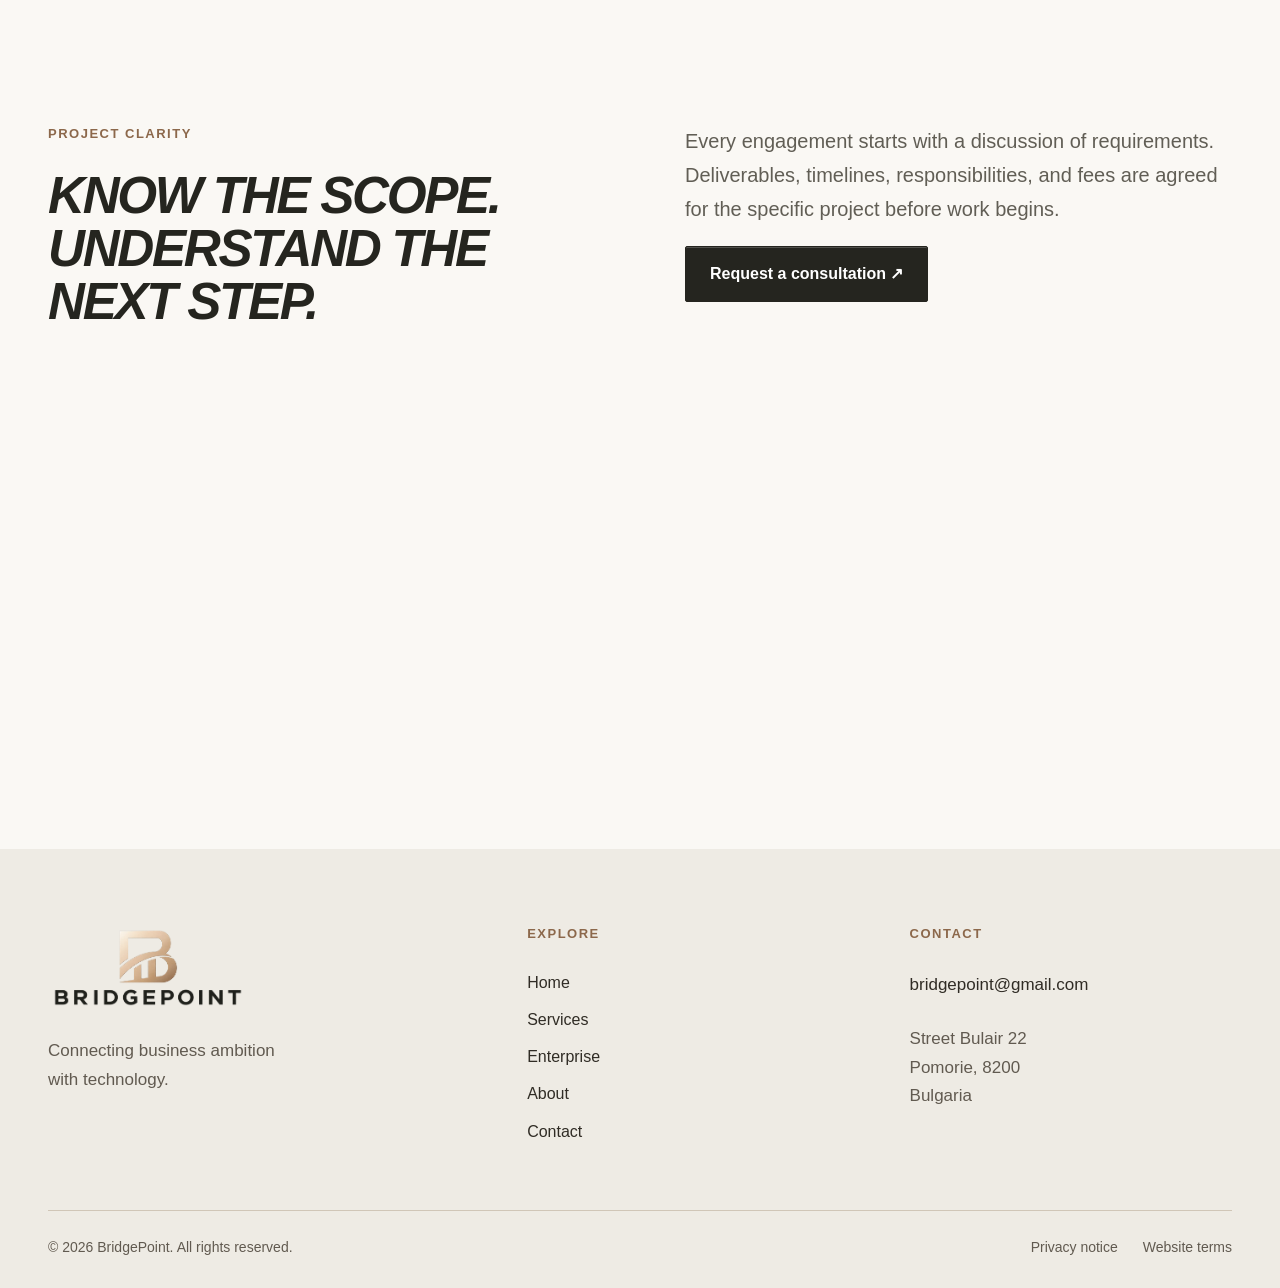
<file: services.html>
<!doctype html><html lang="en"><head><meta charset="UTF-8"><meta name="viewport" content="width=device-width, initial-scale=1"><title>ICT Consulting Services | BridgePoint</title><meta name="description" content="BridgePoint ICT consulting: business technology strategy, solution architecture, cloud planning, and enterprise communications. Pomorie, Bulgaria."><link rel="canonical" href="https://www.bridgepoints.io/services.html"><meta name="referrer" content="strict-origin-when-cross-origin"><meta http-equiv="Content-Security-Policy" content="default-src 'self'; script-src 'self'; style-src 'self'; img-src 'self' data:; font-src 'self'; connect-src 'none'; object-src 'none'; base-uri 'self'; form-action mailto:; frame-src 'none'"><meta name="theme-color" content="#181916"><meta property="og:title" content="ICT Consulting Services | BridgePoint"><meta property="og:description" content="Connecting business ambition with technology. ICT consulting based in Pomorie, Bulgaria."><meta property="og:type" content="website"><link rel="icon" href="assets/favicon.svg" type="image/svg+xml"><link rel="stylesheet" href="assets/site.css?v=6"><script src="assets/site.js?v=6" defer></script></head><body><div class="reading-progress" aria-hidden="true"></div><a class="skip-link" href="#main">Skip to content</a><header class="header"><div class="wrap nav-wrap"><a class="brand" href="index.html" aria-label="BridgePoint home"><img src="assets/bridgepoint-logo-transparent.webp" width="946" height="415" alt="BridgePoint"></a><button class="menu-button" type="button" aria-expanded="false" aria-controls="primary-nav">Menu <span aria-hidden="true">☰</span></button><nav id="primary-nav" aria-label="Main navigation"><a href="index.html" >Home</a><a href="services.html" aria-current="page">Services</a><a href="enterprise.html" >Enterprise</a><a href="about.html" >About</a><a href="contact.html" >Contact</a><a class="nav-cta liquid-button" href="contact.html">Let’s connect ↗</a></nav></div></header><main id="main"><section class="page-hero wrap" data-reveal><p class="eyebrow">OUR SERVICES</p><h1>Technology expertise.<br><em>Practical direction.</em></h1><p class="lead">ICT consulting that starts with your business priorities and translates them into a defined plan.</p></section><section class="wrap service-list"><article data-reveal id="service-01" class="service-detail"><span class="number">01</span><span class="detail-icon neo-icon"><svg class="icon icon-strategy" viewBox="0 0 24 24" aria-hidden="true" fill="none" stroke="currentColor" stroke-width="1.5" stroke-linecap="round" stroke-linejoin="round"><path d="M5 19V11M12 19V5M19 19v-9M3 21h18"/></svg></span><div><h2>Business & ICT strategy</h2><p>Turn business requirements into a practical technology roadmap.</p></div><ul><li>Business cases, costs, and expected benefits</li><li>ICT governance and operating models</li><li>Investment priorities and transformation planning</li></ul></article><article data-reveal id="service-02" class="service-detail"><span class="number">02</span><span class="detail-icon neo-icon"><svg class="icon icon-architecture" viewBox="0 0 24 24" aria-hidden="true" fill="none" stroke="currentColor" stroke-width="1.5" stroke-linecap="round" stroke-linejoin="round"><rect x="3" y="3" width="7" height="7" rx="2"/><rect x="14" y="14" width="7" height="7" rx="2"/><path d="M10 6h7v8M6 10v7h8"/></svg></span><div><h2>Solution architecture</h2><p>Connect systems, processes, and people with a considered design.</p></div><ul><li>Business requirements and systems design</li><li>Architecture, integration, and middleware planning</li><li>Implementation coordination and testing plans</li></ul></article><article data-reveal id="service-03" class="service-detail"><span class="number">03</span><span class="detail-icon neo-icon"><svg class="icon icon-cloud" viewBox="0 0 24 24" aria-hidden="true" fill="none" stroke="currentColor" stroke-width="1.5" stroke-linecap="round" stroke-linejoin="round"><path d="M7 18a5 5 0 1 1 .2-10A6 6 0 0 1 19 11a3.5 3.5 0 0 1-1 7H7Z"/><path d="m9 14 3-3 3 3M12 11v9"/></svg></span><div><h2>Cloud consulting</h2><p>Plan a cloud environment around your operational needs.</p></div><ul><li>Cloud readiness and operational requirements</li><li>Migration and transition planning</li><li>Cost optimisation and service management</li></ul></article><article data-reveal id="service-04" class="service-detail"><span class="number">04</span><span class="detail-icon neo-icon"><svg class="icon icon-network" viewBox="0 0 24 24" aria-hidden="true" fill="none" stroke="currentColor" stroke-width="1.5" stroke-linecap="round" stroke-linejoin="round"><circle cx="12" cy="5" r="3"/><circle cx="5" cy="19" r="3"/><circle cx="19" cy="19" r="3"/><path d="M12 8v5M5 16v-3h14v3"/></svg></span><div><h2>Networks & communications</h2><p>Bring clarity to enterprise connectivity and collaboration.</p></div><ul><li>Enterprise network architecture</li><li>Voice, collaboration, and unified communications</li><li>Supplier evaluation and operational planning</li></ul></article></section><section class="section wrap split"><div><p class="eyebrow">PROJECT CLARITY</p><h2>Know the scope.<br>Understand the next step.</h2></div><div><p class="lead small">Every engagement starts with a discussion of requirements. Deliverables, timelines, responsibilities, and fees are agreed for the specific project before work begins.</p><a class="button liquid-button" href="contact.html">Request a consultation ↗</a></div></section><section class="cta wrap" data-reveal><div><p class="eyebrow">LET’S BUILD THE NEXT STEP</p><h2>A clear direction starts<br>with a conversation.</h2></div><a class="button liquid-button light" href="contact.html">Discuss your project <svg class="icon icon-arrow" viewBox="0 0 24 24" aria-hidden="true" fill="none" stroke="currentColor" stroke-width="1.5" stroke-linecap="round" stroke-linejoin="round"><path d="M5 19 19 5M5 5h14v14"/></svg></a></section></main><footer><div class="wrap footer-grid"><div><a class="brand footer-brand" href="index.html"><img src="assets/bridgepoint-logo-transparent.webp" alt="BridgePoint" width="946" height="415"></a><p>Connecting business ambition<br>with technology.</p></div><div><p class="eyebrow">EXPLORE</p><a href="index.html" >Home</a><a href="services.html" aria-current="page">Services</a><a href="enterprise.html" >Enterprise</a><a href="about.html" >About</a><a href="contact.html" >Contact</a></div><div><p class="eyebrow">CONTACT</p><a href="mailto:bridgepoint@gmail.com">bridgepoint@gmail.com</a><address>Street Bulair 22<br>Pomorie, 8200<br>Bulgaria</address></div></div><div class="wrap footer-bottom"><span>© 2026 BridgePoint. All rights reserved.</span><div><a href="privacy.html">Privacy notice</a><a href="terms.html">Website terms</a></div></div></footer></body></html>
</file>
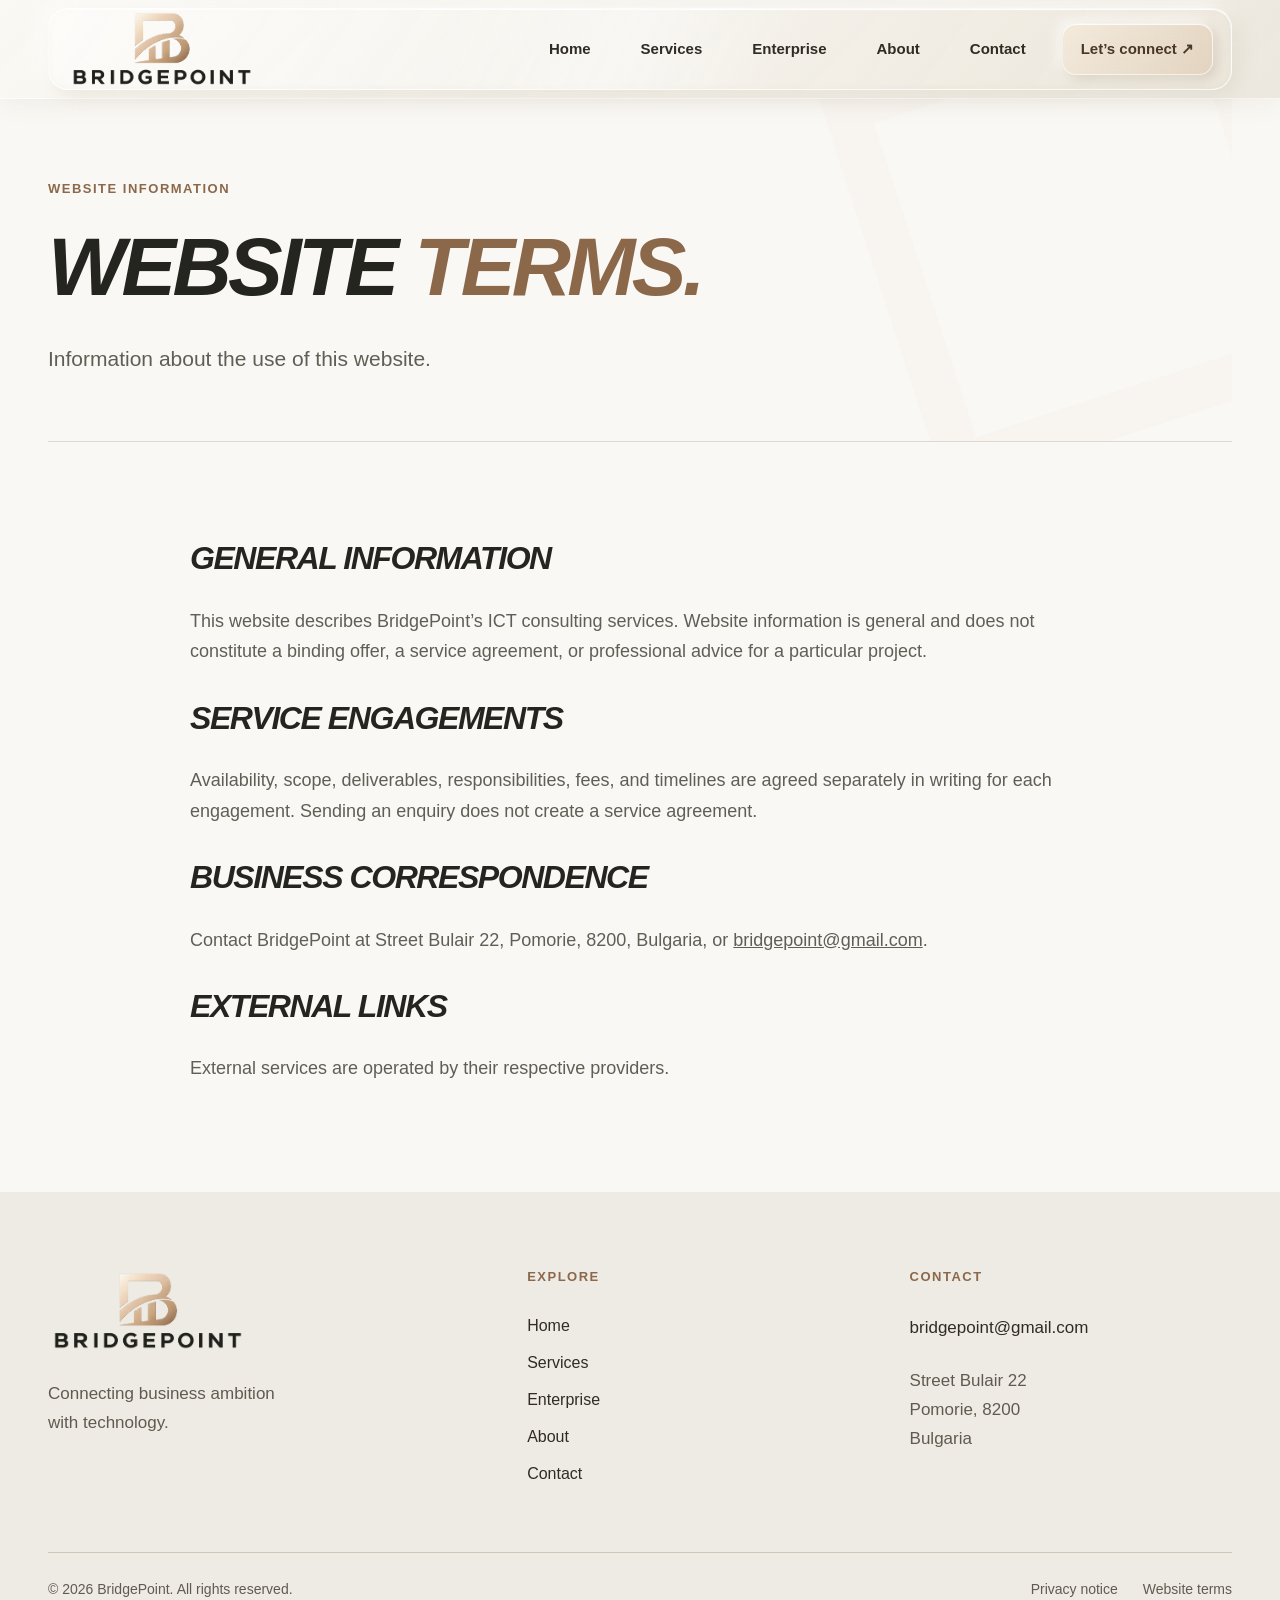
<file: terms.html>
<!doctype html><html lang="en"><head><meta charset="UTF-8"><meta name="viewport" content="width=device-width, initial-scale=1"><title>Website Terms | BridgePoint</title><meta name="description" content="BridgePoint ICT consulting: business technology strategy, solution architecture, cloud planning, and enterprise communications. Pomorie, Bulgaria."><link rel="canonical" href="https://www.bridgepoints.io/terms.html"><meta name="referrer" content="strict-origin-when-cross-origin"><meta http-equiv="Content-Security-Policy" content="default-src 'self'; script-src 'self'; style-src 'self'; img-src 'self' data:; font-src 'self'; connect-src 'none'; object-src 'none'; base-uri 'self'; form-action mailto:; frame-src 'none'"><meta name="theme-color" content="#181916"><meta property="og:title" content="Website Terms | BridgePoint"><meta property="og:description" content="Connecting business ambition with technology. ICT consulting based in Pomorie, Bulgaria."><meta property="og:type" content="website"><link rel="icon" href="assets/favicon.svg" type="image/svg+xml"><link rel="stylesheet" href="assets/site.css?v=6"><script src="assets/site.js?v=6" defer></script></head><body><div class="reading-progress" aria-hidden="true"></div><a class="skip-link" href="#main">Skip to content</a><header class="header"><div class="wrap nav-wrap"><a class="brand" href="index.html" aria-label="BridgePoint home"><img src="assets/bridgepoint-logo-transparent.webp" width="946" height="415" alt="BridgePoint"></a><button class="menu-button" type="button" aria-expanded="false" aria-controls="primary-nav">Menu <span aria-hidden="true">☰</span></button><nav id="primary-nav" aria-label="Main navigation"><a href="index.html" >Home</a><a href="services.html" >Services</a><a href="enterprise.html" >Enterprise</a><a href="about.html" >About</a><a href="contact.html" >Contact</a><a class="nav-cta liquid-button" href="contact.html">Let’s connect ↗</a></nav></div></header><main id="main"><section class="page-hero wrap" data-reveal><p class="eyebrow">WEBSITE INFORMATION</p><h1>Website <em>terms.</em></h1><p class="lead">Information about the use of this website.</p></section><section class="wrap legal"><h2>General information</h2><p>This website describes BridgePoint’s ICT consulting services. Website information is general and does not constitute a binding offer, a service agreement, or professional advice for a particular project.</p><h2>Service engagements</h2><p>Availability, scope, deliverables, responsibilities, fees, and timelines are agreed separately in writing for each engagement. Sending an enquiry does not create a service agreement.</p><h2>Business correspondence</h2><p>Contact BridgePoint at Street Bulair 22, Pomorie, 8200, Bulgaria, or <a href="mailto:bridgepoint@gmail.com">bridgepoint@gmail.com</a>.</p><h2>External links</h2><p>External services are operated by their respective providers.</p></section></main><footer><div class="wrap footer-grid"><div><a class="brand footer-brand" href="index.html"><img src="assets/bridgepoint-logo-transparent.webp" alt="BridgePoint" width="946" height="415"></a><p>Connecting business ambition<br>with technology.</p></div><div><p class="eyebrow">EXPLORE</p><a href="index.html" >Home</a><a href="services.html" >Services</a><a href="enterprise.html" >Enterprise</a><a href="about.html" >About</a><a href="contact.html" >Contact</a></div><div><p class="eyebrow">CONTACT</p><a href="mailto:bridgepoint@gmail.com">bridgepoint@gmail.com</a><address>Street Bulair 22<br>Pomorie, 8200<br>Bulgaria</address></div></div><div class="wrap footer-bottom"><span>© 2026 BridgePoint. All rights reserved.</span><div><a href="privacy.html">Privacy notice</a><a href="terms.html">Website terms</a></div></div></footer></body></html>
</file>
<file: assets/site.css>
/* BridgePoint corporate template — content stays in the existing HTML. */
:root{--paper:#faf8f4;--ink:#25251f;--muted:#615e55;--gold:#8c684b;--line:#dfd9cf;--dark:#25251f;--accent:#d6b99b;--font-sans:Arial,Helvetica,sans-serif;--serif:var(--font-sans);--scroll:0;--hero-shift:0px}*{box-sizing:border-box}html{font-size:18px;scroll-behavior:smooth;scroll-padding-top:110px}body{margin:0;background:var(--paper);color:var(--ink);font-family:var(--font-sans);font-size:18px;line-height:1.7;overflow-x:clip}a{color:inherit;text-decoration:none}button,input,select,textarea{font:inherit}button{cursor:pointer}a,button{-webkit-tap-highlight-color:transparent}h1,h2,h3,h4,p{margin-top:0}h1,h2,h3,h4{font-family:var(--font-sans);font-weight:800;font-style:italic;text-transform:uppercase;letter-spacing:-.045em;line-height:1.04}h1{font-size:clamp(52px,6.4vw,92px);margin-bottom:32px}h2{font-size:clamp(36px,4vw,58px);margin-bottom:30px}h3{font-size:28px;line-height:1.12;margin-bottom:20px}em{font-family:inherit;font-style:inherit;color:var(--gold)}p{color:var(--muted)}.wrap{width:min(1380px,calc(100% - 96px));margin:auto}.eyebrow{font-size:13px;font-weight:700;letter-spacing:1.5px;color:var(--gold);line-height:1.5;margin-bottom:25px}.lead{font-size:21px;line-height:1.7;max-width:650px}.lead.small{font-size:20px}.icon{width:25px;height:25px;flex-shrink:0;vertical-align:middle}.header{background:var(--dark);position:sticky;top:0;z-index:30;border-bottom:1px solid #ffffff16;transition:box-shadow .3s}.header.scrolled{box-shadow:0 7px 25px #0003}.nav-wrap{height:98px;display:flex;align-items:center;justify-content:space-between;gap:25px}.brand{display:block;width:190px;flex-shrink:0}.brand img{display:block;width:100%;height:auto;object-fit:contain;filter:brightness(0) invert(1)}.nav-wrap nav{display:flex;align-items:center;gap:29px;color:#fff;font-size:15px;font-weight:700}.nav-wrap nav>a{padding:10px 0;border-bottom:2px solid transparent}.nav-wrap nav>a:hover,.nav-wrap nav>a[aria-current]{border-bottom-color:var(--accent);color:#f1d5b0}.nav-wrap nav .nav-cta{border:1px solid #ffffff60;padding:12px 20px;margin-left:8px}.menu-button{display:none}.reading-progress{position:fixed;top:0;left:0;right:0;height:3px;background:var(--accent);z-index:100;transform:scaleX(var(--scroll));transform-origin:left}.skip-link{position:fixed;top:-80px;left:20px;background:#fff;padding:12px 20px;z-index:101}.skip-link:focus{top:10px}:focus-visible{outline:3px solid var(--accent);outline-offset:5px}.cinematic-hero{background:var(--dark);color:#fff;position:relative;isolation:isolate;overflow:hidden;padding:85px 0 90px}.cinematic-hero:after{content:'';position:absolute;bottom:-1px;left:0;right:0;height:45px;background:var(--paper);clip-path:polygon(0 100%,100% 0,100% 100%);pointer-events:none}.hero-atmosphere{position:absolute;inset:0;z-index:-1;overflow:hidden;background:linear-gradient(115deg,#25251f,#343027)}.hero-atmosphere i{position:absolute;width:650px;height:650px;border-radius:50%;filter:blur(95px);background:#c5a4841a;animation:aurora 18s ease-in-out infinite alternate}.hero-atmosphere i:first-child{right:-200px;top:-250px}.hero-atmosphere i:nth-child(2){left:10%;bottom:-500px;background:#9f805e30;animation-delay:-8s}.hero-atmosphere i:last-child{width:220px;height:220px;right:22%;top:20%;background:#d9b48d25;animation-delay:-4s}.hero-grid{display:grid;grid-template-columns:1.25fr .8fr;gap:35px;align-items:center;min-height:590px}.hero-copy{position:relative;z-index:2}.hero-copy .eyebrow{color:#e1c5a7;display:flex;gap:12px;align-items:center}.eyebrow-line{width:30px;height:2px;background:var(--accent)}.hero h1{font-size:clamp(58px,6.6vw,98px);line-height:.98;letter-spacing:-.05em;max-width:780px}.hero h1 em{color:#e1c5a7}.hero .lead{font-size:19px;color:#d9d2c8;max-width:540px}.actions{display:flex;align-items:center;gap:28px;flex-wrap:wrap;margin:34px 0}.button{display:inline-flex;align-items:center;justify-content:center;gap:25px;min-height:56px;padding:14px 24px;background:var(--dark);color:#fff;border:1px solid var(--dark);font-size:16px;font-weight:700;line-height:1.4;border-radius:2px;transition:transform .3s,background .3s}.button:hover{background:#474239;transform:translateY(-3px)}.liquid-button{position:relative;overflow:hidden;backdrop-filter:blur(12px);-webkit-backdrop-filter:blur(12px);box-shadow:inset 0 1px #fff3}.liquid-button:before{content:'';position:absolute;inset:-100% -30%;background:linear-gradient(110deg,transparent 38%,#fff3 49%,transparent 60%);transform:translateX(-140%);transition:transform .7s;pointer-events:none}.liquid-button:hover:before{transform:translateX(140%)}.hero .button{background:#ffffff0b;border-color:#e2c5a375;color:#fff}.hero .button:hover{background:#c5a48429}.button.light{background:var(--accent);border-color:var(--accent);color:#342b23}.button.light:hover{background:#ead6bd}.text-link{display:inline-flex;align-items:center;gap:18px;border-bottom:1px solid currentColor;padding-bottom:7px;font-size:16px;font-weight:700;line-height:1.5}.text-link:hover{color:var(--gold)}.hero .text-link{color:#fff}.button .icon,.text-link .icon,.service-card a .icon{width:20px;height:20px;transition:transform .3s}.button:hover .icon,.text-link:hover .icon,.service-card:hover a .icon{transform:translate(3px,-3px)}.hero-note{display:flex;align-items:center;gap:10px;flex-wrap:wrap;font-size:13px;color:#c7beb2;margin-top:36px}.dot{width:7px;height:7px;border-radius:50%;background:var(--accent);box-shadow:0 0 14px #c5a48460}.note-divider{color:#8e7f6c}.hero-visual{position:relative;transform:translateY(var(--hero-shift));min-width:0}.orbital-stage{height:500px;position:relative;margin:0 -20px}#connection-globe{display:block;width:100%;height:100%}.orbital-ring{position:absolute;left:10%;top:10%;width:80%;height:80%;border:1px solid #c4a27e4a;border-radius:50%;transform:rotate(-25deg) scaleY(.45);pointer-events:none}.orbital-ring-two{transform:rotate(33deg) scaleY(.45);border-color:#b8ab9630}.floating-chip{position:absolute;display:flex;align-items:center;gap:13px;padding:16px;background:#3c352bc9;border:1px solid #d6b99b3a;border-radius:2px;backdrop-filter:blur(15px);-webkit-backdrop-filter:blur(15px);box-shadow:0 15px 30px #0002;animation:float 7s ease-in-out infinite;color:#f8f3eb;font-size:15px;line-height:1.5;max-width:280px}.floating-chip .icon{color:#e1c5a7}.floating-chip span{display:block;font-size:12px;letter-spacing:1px;color:#cbb28f;margin-bottom:5px}.chip-strategy{top:9%;left:-15px}.chip-delivery{right:-5px;bottom:10%;animation-delay:-3s}.visual-caption{display:flex;justify-content:space-between;align-items:center;gap:15px;flex-wrap:wrap;color:#baa991;font-size:12px;letter-spacing:.6px;padding:20px 0;border-top:1px solid #ffffff20}.motion-toggle{background:transparent;color:#e1d7c8;display:flex;align-items:center;gap:8px;border:0;font-size:12px;min-height:36px}.motion-toggle .icon{width:15px;height:15px}.hero-bottom{display:flex;justify-content:space-between;gap:30px;border-top:1px solid #ffffff26;margin-top:45px;padding-top:25px;color:#cbc2b6;font-size:13px}.scroll-cue{display:flex;align-items:center;gap:12px;font-size:12px;letter-spacing:1px}.scroll-line{width:2px;height:30px;background:linear-gradient(var(--accent),transparent)}.intro-band{background:var(--paper);padding:35px 0 65px}.intro-band-inner{display:grid;grid-template-columns:.7fr 1.5fr auto;align-items:center;gap:45px}.intro-band-inner>span{font-size:13px;font-weight:700;letter-spacing:1px;max-width:200px}.intro-band p{margin:0;font-size:30px;line-height:1.3;letter-spacing:-.03em;color:var(--ink)}.intro-band strong{font-weight:800;font-style:italic}.intro-band .icon{width:65px;height:65px;color:var(--gold)}.section{padding-top:95px;padding-bottom:95px}.section-heading{display:flex;justify-content:space-between;align-items:flex-end;gap:65px;margin-bottom:50px}.section-heading>p{max-width:360px;font-size:19px;margin-bottom:30px}.card-grid{display:grid;grid-template-columns:repeat(2,minmax(0,1fr));gap:0;border-top:1px solid var(--line)}.service-card{padding:40px 45px 40px 0;border-bottom:1px solid var(--line);transition:background .3s}.service-card:nth-child(even){padding-left:45px;padding-right:0;border-left:1px solid var(--line)}.service-card:nth-child(odd){padding-right:45px}.card-top{display:flex;align-items:center;justify-content:space-between;margin-bottom:30px}.number{display:block;font-size:15px;color:var(--gold);letter-spacing:1px;margin-bottom:30px;font-weight:700}.card-top .number{margin:0;font-size:22px;font-style:italic}.neo-icon{display:inline-flex;align-items:center;justify-content:center;width:58px;height:58px;border:1px solid #d9cbb9;transform:skew(-8deg);background:linear-gradient(135deg,#fff,#eeebe4);box-shadow:4px 4px 10px #ddd6ca,-4px -4px 10px #fff;color:var(--gold)}.neo-icon .icon{transform:skew(8deg);transition:transform .3s}.service-card:hover .neo-icon .icon{transform:skew(8deg) translateY(-3px)}.service-card h3{font-size:33px;max-width:490px;min-height:75px}.service-card p{font-size:18px;max-width:490px;min-height:92px;margin-bottom:24px}.service-keywords{font-size:14px;color:#7d6853;margin-bottom:24px;min-height:30px}.service-card a{display:flex;justify-content:space-between;align-items:center;gap:15px;font-size:15px;font-weight:700;border-top:1px solid var(--line);padding-top:20px}.story-section,.approach{position:relative;background:var(--dark);color:#fff;padding:105px 0;isolation:isolate}.story-section:before,.approach:before{content:'';position:absolute;top:-40px;left:0;right:0;height:41px;background:var(--dark);clip-path:polygon(0 100%,100% 0,100% 100%);z-index:-1}.story-grid{display:grid;grid-template-columns:1fr 1fr;gap:100px}.story-heading{position:sticky;top:145px;align-self:start}.story-heading h2{font-size:clamp(40px,4.8vw,68px)}.story-heading h2 em{color:#e1c5a7}.story-heading>p:not(.eyebrow){color:#d5cfc4;font-size:18px;max-width:440px;margin-bottom:30px}.story-section .eyebrow,.approach .eyebrow{color:#e1c5a7}.story-steps article{display:flex;gap:35px;border-top:1px solid #ffffff30;padding:35px 0}.story-steps article>span{font-size:48px;font-weight:800;font-style:italic;color:#dfbd96;line-height:1.05}.story-steps h3{font-size:29px}.story-steps p{font-size:18px;color:#d8cfc2}.step-label{font-size:13px!important;letter-spacing:1.4px;color:#e1c5a7!important;margin-bottom:15px}.enterprise-story{display:grid;grid-template-columns:1fr 1fr;gap:90px;align-items:center}.enterprise-art{height:460px;background:linear-gradient(130deg,#25251f,#63523e);position:relative;display:grid;place-items:center;overflow:hidden;border-radius:0;clip-path:polygon(6% 0,100% 0,94% 100%,0 100%)}.glass-architecture{width:280px;height:280px;position:relative;transform:rotate(-25deg) skew(10deg);animation:architecture 10s ease-in-out infinite}.architecture-layer{position:absolute;inset:25px;border:1px solid #d7bb9780;border-radius:12px;background:linear-gradient(135deg,#ecdbc240,#d1ab7a1a);box-shadow:0 20px 30px #0002,inset 0 2px #f6e4c43a;backdrop-filter:blur(6px)}.layer-one{transform:translateY(65px)}.layer-two{transform:translateY(25px)}.layer-three{transform:translateY(-15px)}.architecture-node{position:absolute;inset:0;display:grid;place-items:center;transform:translateY(-15px);color:#f1dec1}.architecture-node .icon{width:70px;height:70px}.art-caption{position:absolute;bottom:30px;font-size:13px;letter-spacing:1.5px;color:#d8c3a5}.cta{position:relative;isolation:isolate;overflow:hidden;background:var(--accent);color:var(--dark);padding:65px;display:flex;justify-content:space-between;align-items:center;gap:50px;margin-top:20px;margin-bottom:95px;border-radius:0}.cta h2{font-size:clamp(38px,4vw,60px);margin:0}.cta p:not(.eyebrow){font-size:18px;max-width:520px;margin:25px 0 0;color:#44382d}.cta .eyebrow{color:#44382d}.cta .button.light{background:var(--dark);border-color:var(--dark);color:#fff;flex-shrink:0}.cta-orbit{position:absolute;right:10%;top:-130px;width:550px;height:550px;border:1px solid #25251f22;border-radius:50%;z-index:-1;animation:float 15s ease-in-out infinite}.cta-orbit:before,.cta-orbit:after{content:'';position:absolute;inset:55px;border:1px solid #25251f22;border-radius:50%}.cta-orbit:after{inset:110px}footer{background:var(--dark);color:#fff;padding:75px 0 28px}.footer-grid{display:grid;grid-template-columns:1.3fr 1fr 1fr;gap:60px}.footer-grid>div{min-width:0}.footer-brand{width:200px;margin-bottom:25px}.footer-grid p{font-size:17px;color:#d4cbbf}.footer-grid .eyebrow{font-size:13px;color:#e1c5a7}.footer-grid>div:nth-child(2) a{display:block;font-size:16px;margin-bottom:10px}.footer-grid address{font-style:normal;font-size:17px;color:#d4cbbf;margin-top:25px}.footer-grid>div:last-child>a{font-size:17px;overflow-wrap:anywhere}.footer-grid a:hover{color:#e1c5a7}.footer-bottom{display:flex;justify-content:space-between;gap:25px;border-top:1px solid #ffffff30;margin-top:55px;padding-top:25px;font-size:14px;color:#d4cbbf}.footer-bottom>div{display:flex;gap:25px;flex-wrap:wrap}.page-hero{padding-top:80px;padding-bottom:65px;border-bottom:1px solid var(--line);position:relative;overflow:hidden}.page-hero:after{content:'';position:absolute;right:-60px;top:-80px;width:330px;height:330px;border:45px solid #c5a48409;transform:rotate(-18deg);z-index:-1}.page-hero h1{max-width:1100px}.page-hero .lead{max-width:760px;margin-bottom:0}.service-list{padding-bottom:85px}.service-detail{display:grid;grid-template-columns:35px 58px 1fr .85fr;gap:30px;padding:55px 0;border-bottom:1px solid var(--line);scroll-margin-top:120px}.service-detail .number{margin-top:14px}.service-detail h2{font-size:36px}.service-detail p{font-size:18px;margin-bottom:0}.service-detail ul{margin:0;padding-left:22px;color:var(--muted);font-size:18px}.service-detail li{padding:7px 0}.split{display:grid;grid-template-columns:1fr 1fr;gap:90px;align-items:start}.enterprise-panel{display:grid;grid-template-columns:1fr 1fr;align-items:center;gap:45px;padding:60px;background:var(--dark);color:#fff;margin-top:50px}.enterprise-panel p{color:#d4cbbf}.enterprise-panel .eyebrow{color:#e1c5a7}.bridge-art{display:block;width:100%;height:auto}.enterprise-panel .bridge-art{animation:float 9s ease-in-out infinite}.three-grid{display:grid;grid-template-columns:repeat(3,minmax(0,1fr));gap:35px}.plain-card{padding:30px 0;border-top:2px solid var(--accent)}.plain-card p{font-size:18px}.approach .plain-card p{color:#d4cbbf}.approach h3{color:#fff}.steps article{display:flex;gap:30px;border-bottom:1px solid var(--line);padding:25px 0}.steps article:first-child{padding-top:0}.steps article>span{color:var(--gold);font-weight:700;min-width:25px}.steps p{font-size:18px;margin-bottom:10px}.brand-panel{background:#f0ebe3;border:1px solid var(--line);padding:60px 40px;text-align:center}.brand-panel .brand{width:min(330px,100%);margin:auto}.brand-panel img{filter:none}.brand-panel p{margin:30px 0 0;font-size:17px;color:#7d644a}.details p{border-bottom:1px solid var(--line);padding-bottom:20px;font-size:19px}.details span{display:block;color:var(--gold);font-size:14px;letter-spacing:1px;margin-bottom:8px}.contact-grid{display:grid;grid-template-columns:.85fr 1.15fr;gap:85px;padding-top:65px;padding-bottom:95px}.email-link{display:inline-block;font-size:clamp(20px,2vw,28px);line-height:1.5;border-bottom:1px solid var(--gold);margin:15px 0 40px;max-width:100%;overflow-wrap:anywhere}.address{border-top:1px solid var(--line);padding-top:30px}.address .eyebrow{display:block}.address address{font-size:20px;font-style:normal;margin-bottom:25px}.muted{font-size:16px;margin-top:30px}.contact-form{padding:40px;background:#fff;border:1px solid var(--line);border-top:4px solid var(--accent)}.contact-form h2{font-size:34px}.contact-form>p{font-size:17px}.contact-form label{display:block;font-size:16px;font-weight:700;margin-bottom:22px}.form-row{display:grid;grid-template-columns:1fr 1fr;gap:20px}input,select,textarea{display:block;width:100%;font-size:18px;background:var(--paper);border:1px solid #c9beae;border-radius:2px;padding:13px 14px;margin-top:8px;color:var(--ink);min-width:0}textarea{resize:vertical}input:focus,select:focus,textarea:focus{outline:2px solid var(--gold);outline-offset:2px}.form-note{font-size:15px}.form-note a{text-decoration:underline}#form-status{margin-top:20px}#email-fallback p{font-size:17px}.legal{max-width:900px;padding-top:65px;padding-bottom:90px}.legal h2{font-size:32px;margin-top:35px}.legal a{text-decoration:underline}.legal p,.legal li{font-size:18px}.motion-ready [data-reveal]{opacity:0;transform:translateY(30px);transition:opacity .8s,transform .8s cubic-bezier(.2,.65,.25,1)}.motion-ready [data-reveal].is-visible{opacity:1;transform:none}.motion-paused *, .motion-paused *:before,.motion-paused *:after{animation-play-state:paused!important}.motion-paused [data-reveal]{opacity:1;transform:none}.motion-paused .hero-visual{transform:none}@keyframes aurora{to{transform:translate(-90px,70px) scale(1.2)}}@keyframes float{50%{transform:translateY(-12px)}}@keyframes architecture{50%{transform:rotate(-18deg) skew(10deg) translateY(-12px)}}
@supports not(backdrop-filter:blur(10px)){.floating-chip{background:#3c352b}}
@media(max-width:1100px){.wrap{width:calc(100% - 64px)}.nav-wrap nav{gap:22px}.nav-wrap nav .nav-cta{display:none}.brand{width:170px}.hero-grid{grid-template-columns:1.1fr .9fr;gap:25px;min-height:540px}.hero h1{font-size:70px}.orbital-stage{height:420px;margin:0 -15px}.floating-chip{font-size:13px;padding:13px;max-width:240px}.chip-strategy{left:0}.chip-delivery{right:0}.story-grid,.enterprise-story,.split{gap:55px}.service-detail{grid-template-columns:30px 58px 1fr .9fr;gap:20px}.contact-grid{gap:45px}.cta{padding:50px}.cta .button{gap:15px}.enterprise-art{height:400px}.service-card h3{font-size:30px}.service-card:nth-child(even){padding-left:30px}.service-card:nth-child(odd){padding-right:30px}}
@media(max-width:800px){.nav-wrap{height:88px}.brand{width:155px}.nav-wrap nav{gap:17px;font-size:14px}.hero-grid{grid-template-columns:1fr;gap:20px}.hero h1{font-size:clamp(60px,10vw,82px)}.hero-visual{max-width:620px;width:100%;margin:auto;transform:none}.orbital-stage{height:440px}.hero .lead{max-width:650px}.hero-bottom>span{max-width:45%}.intro-band-inner{grid-template-columns:1fr auto;gap:25px}.intro-band-inner>span{grid-column:1/-1;max-width:none}.intro-band p{font-size:26px}.story-grid,.enterprise-story,.split{grid-template-columns:1fr;gap:45px}.story-heading{position:static}.story-heading h2{font-size:55px}.story-heading>p:not(.eyebrow){max-width:620px}.enterprise-art{height:400px}.enterprise-panel{grid-template-columns:1fr;padding:40px}.enterprise-panel .bridge-art{max-height:340px}.three-grid{grid-template-columns:1fr;gap:20px}.service-detail{grid-template-columns:30px 58px 1fr}.service-detail ul{grid-column:3}.contact-grid{grid-template-columns:1fr;gap:45px}.footer-grid{gap:35px}.footer-grid>div:last-child>a{font-size:15px}.cta{display:block}.cta .button{margin-top:30px}.section-heading{display:block}.section-heading>p{max-width:580px}}
@media(max-width:640px){.wrap{width:calc(100% - 40px)}body{font-size:17px}.nav-wrap{height:85px}.brand{width:160px}.menu-button{display:flex;align-items:center;gap:15px;background:transparent;border:1px solid #ffffff60;padding:9px 13px;color:#fff;font-size:14px}.nav-wrap nav{display:none;position:absolute;top:84px;left:0;right:0;background:var(--dark);padding:20px;flex-direction:column;align-items:stretch;gap:6px;border-bottom:1px solid #ffffff30;box-shadow:0 20px 30px #0003}.nav-wrap nav.is-open{display:flex}.nav-wrap nav>a{padding:12px;font-size:17px}.nav-wrap nav>a[aria-current]{background:#c5a48418}.cinematic-hero{padding:50px 0 70px}.hero-grid{gap:20px;min-height:0}.hero h1{font-size:clamp(43px,10.8vw,65px);line-height:1.02}.hero .eyebrow{font-size:12px;letter-spacing:.8px;gap:8px}.eyebrow-line{width:20px;flex-shrink:0}.hero .lead{font-size:18px}.actions{gap:22px}.button{padding:13px 20px;font-size:15px;gap:20px}.hero-note{font-size:12px;gap:8px}.orbital-stage{height:365px;margin:0 -5px}.floating-chip{max-width:240px;font-size:13px;padding:13px;gap:10px}.floating-chip span{font-size:11px}.chip-strategy{top:10%;left:0}.chip-delivery{bottom:10%;right:0}.visual-caption{font-size:11px;letter-spacing:0}.motion-toggle{font-size:12px}.hero-bottom{margin-top:25px;padding-top:20px}.hero-bottom>span{display:none}.scroll-cue{font-size:12px}.intro-band{padding:20px 0 45px}.intro-band-inner{gap:20px}.intro-band-inner>span{font-size:12px}.intro-band p{font-size:23px}.intro-band .icon{width:40px;height:40px}.section{padding-top:65px;padding-bottom:65px}h1,.page-hero h1{font-size:44px}h2{font-size:38px}h3{font-size:26px}.lead,.lead.small{font-size:19px}.section-heading{margin-bottom:35px}.section-heading>p{font-size:18px}.card-grid{grid-template-columns:1fr}.service-card,.service-card:nth-child(even),.service-card:nth-child(odd){padding:30px 0;border-left:0}.service-card h3{font-size:29px;min-height:0}.service-card p{font-size:18px;min-height:0}.service-keywords{font-size:14px;min-height:0}.card-top{margin-bottom:25px}.service-card a{font-size:15px}.story-section,.approach{padding:70px 0}.story-grid{gap:35px}.story-heading h2{font-size:43px}.story-steps article{gap:22px;padding:30px 0}.story-steps article>span{font-size:37px}.story-steps h3{font-size:26px}.story-steps p{font-size:17px}.enterprise-art{height:340px}.glass-architecture{width:240px;height:240px}.art-caption{font-size:11px}.enterprise-story{gap:35px}.cta{padding:35px 25px;margin-bottom:65px}.cta h2{font-size:38px}.cta p:not(.eyebrow){font-size:17px}.cta .button{width:100%;gap:20px}.footer-grid{grid-template-columns:1fr;gap:30px}.footer-brand{width:190px}.footer-grid>div:nth-child(2){display:grid;grid-template-columns:repeat(3,minmax(0,1fr));gap:10px}.footer-grid>div:nth-child(2) .eyebrow{grid-column:1/-1}.footer-grid>div:nth-child(2) a{font-size:15px;margin:0}.footer-grid>div:last-child>a{font-size:18px}.footer-bottom{flex-direction:column;gap:15px;font-size:13px}footer{padding-top:55px}.page-hero{padding-top:50px;padding-bottom:45px}.service-detail{grid-template-columns:30px 1fr;gap:20px;padding:35px 0}.detail-icon{justify-self:end}.service-detail>div,.service-detail ul{grid-column:1/-1}.service-detail .number{margin-bottom:0}.service-detail h2{font-size:30px}.service-detail p,.service-detail ul{font-size:17px}.service-list{padding-bottom:60px}.enterprise-panel{padding:30px 25px}.enterprise-panel h2{font-size:36px}.brand-panel{padding:40px 25px}.contact-grid{padding-top:45px;padding-bottom:65px}.contact-form{padding:30px 22px}.contact-form h2{font-size:30px}.form-row{grid-template-columns:1fr;gap:0}.email-link{font-size:24px}.contact-form input,.contact-form select,.contact-form textarea{font-size:17px}.legal{padding-top:45px;padding-bottom:65px}.legal h2{font-size:28px}.legal p,.legal li{font-size:17px}}
@media(prefers-reduced-motion:reduce){html{scroll-behavior:auto}*,*:before,*:after{animation:none!important;transition:none!important}.motion-ready [data-reveal]{opacity:1;transform:none}.hero-visual{transform:none}.motion-toggle{display:none}}

/* Logo palette and a softly raised liquid-glass header. */
.header{padding:8px 0;background:linear-gradient(135deg,#faf8f3e8,#eae5dbde);border-bottom:1px solid #fff9;backdrop-filter:blur(22px) saturate(135%);-webkit-backdrop-filter:blur(22px) saturate(135%);box-shadow:0 4px 24px #66523812}
.header.scrolled{box-shadow:0 8px 30px #66523822}.nav-wrap{height:82px;padding:0 18px;border:1px solid #ffffffb3;border-radius:20px;background:linear-gradient(125deg,#ffffff85,#ffffff30 45%,#e3d6c324);box-shadow:7px 7px 18px #c5bcaa45,-7px -7px 18px #ffffffa8,inset 0 1px 1px #fff,inset 0 -1px 6px #a78a5b0e;position:relative;isolation:isolate}
.nav-wrap:before{content:'';position:absolute;inset:0;border-radius:inherit;background:linear-gradient(115deg,transparent 35%,#ffffff55 49%,transparent 62%);pointer-events:none;z-index:-1}.header .brand img{filter:none}.nav-wrap nav{color:#302c25;gap:22px}.nav-wrap nav>a{border-radius:12px;padding:11px 13px;border:1px solid transparent;transition:background .3s,box-shadow .3s,transform .3s,color .3s}.nav-wrap nav>a:hover,.nav-wrap nav>a[aria-current]{color:#755438;background:linear-gradient(135deg,#fff9,#e6dfd230);border:1px solid #fff8;box-shadow:4px 4px 9px #c6bdac70,-4px -4px 9px #fff9,inset 0 1px #fff;transform:translateY(-1px)}
.nav-wrap nav .nav-cta{margin-left:0;background:linear-gradient(130deg,#f6ebdaaa,#d9c2a580);color:#493727;border:1px solid #fff9;padding:12px 18px;border-radius:14px;box-shadow:5px 5px 12px #bfb39e66,-5px -5px 12px #fff9,inset 0 1px #ffffffdd;backdrop-filter:blur(14px);-webkit-backdrop-filter:blur(14px)}
footer{background:#eeebe4;color:#302c25}.footer-grid p,.footer-grid address,.footer-bottom{color:#615a50}.footer-grid .eyebrow{color:#8c684b}.footer-grid a:hover{color:#8c684b}.footer-grid .brand img{filter:none}.footer-bottom{border-color:#d0c6b7}.page-hero em{color:#8c684b}.reading-progress{background:linear-gradient(90deg,#ac8660,#e6c8a6)}
@supports not(backdrop-filter:blur(10px)){.header{background:#f4f0e8}.nav-wrap{background:#f8f5ee}}
@media(max-width:1100px){.nav-wrap nav{gap:10px}.nav-wrap nav>a{padding:10px 11px}.nav-wrap{padding:0 16px}}
@media(max-width:800px){.nav-wrap{height:72px;padding:0 13px}.nav-wrap nav{gap:4px}.nav-wrap nav>a{padding:10px 9px}.nav-wrap .brand{width:155px}}
@media(max-width:640px){.nav-wrap{height:69px;border-radius:16px;padding:0 12px}.nav-wrap .brand{width:145px}.menu-button{color:#594633;border:1px solid #fff9;border-radius:12px;background:linear-gradient(135deg,#fff9,#e1d8c54d);box-shadow:4px 4px 9px #c5bcaa60,-4px -4px 9px #fff9,inset 0 1px #fff;padding:9px 12px}.nav-wrap nav{top:76px;left:-1px;right:-1px;gap:8px;background:linear-gradient(135deg,#faf7f1f5,#ede6d9f5);border:1px solid #fff;border-radius:16px;padding:16px;backdrop-filter:blur(22px);-webkit-backdrop-filter:blur(22px);box-shadow:8px 12px 28px #61523930,-5px -5px 15px #fff8;color:#302c25}.nav-wrap nav>a{padding:12px}.nav-wrap nav>a[aria-current]{background:linear-gradient(135deg,#fff9,#e8dbc580);color:#755438}.nav-wrap nav .nav-cta{display:none}}
@media(min-width:641px) and (max-width:760px){.nav-wrap{height:69px;border-radius:16px}.menu-button{display:flex;align-items:center;gap:15px;color:#594633;border:1px solid #fff9;border-radius:12px;background:linear-gradient(135deg,#fff9,#e1d8c54d);box-shadow:4px 4px 9px #c5bcaa60,-4px -4px 9px #fff9;padding:9px 12px;font-size:14px}.nav-wrap nav{display:none;position:absolute;top:76px;left:-1px;right:-1px;flex-direction:column;align-items:stretch;gap:8px;background:linear-gradient(135deg,#faf7f1f5,#ede6d9f5);border:1px solid #fff;border-radius:16px;padding:16px;backdrop-filter:blur(22px);-webkit-backdrop-filter:blur(22px);box-shadow:8px 12px 28px #61523930;color:#302c25}.nav-wrap nav.is-open{display:flex}.nav-wrap nav>a{padding:12px;font-size:17px}.nav-wrap nav .nav-cta{display:none}}
</file>
